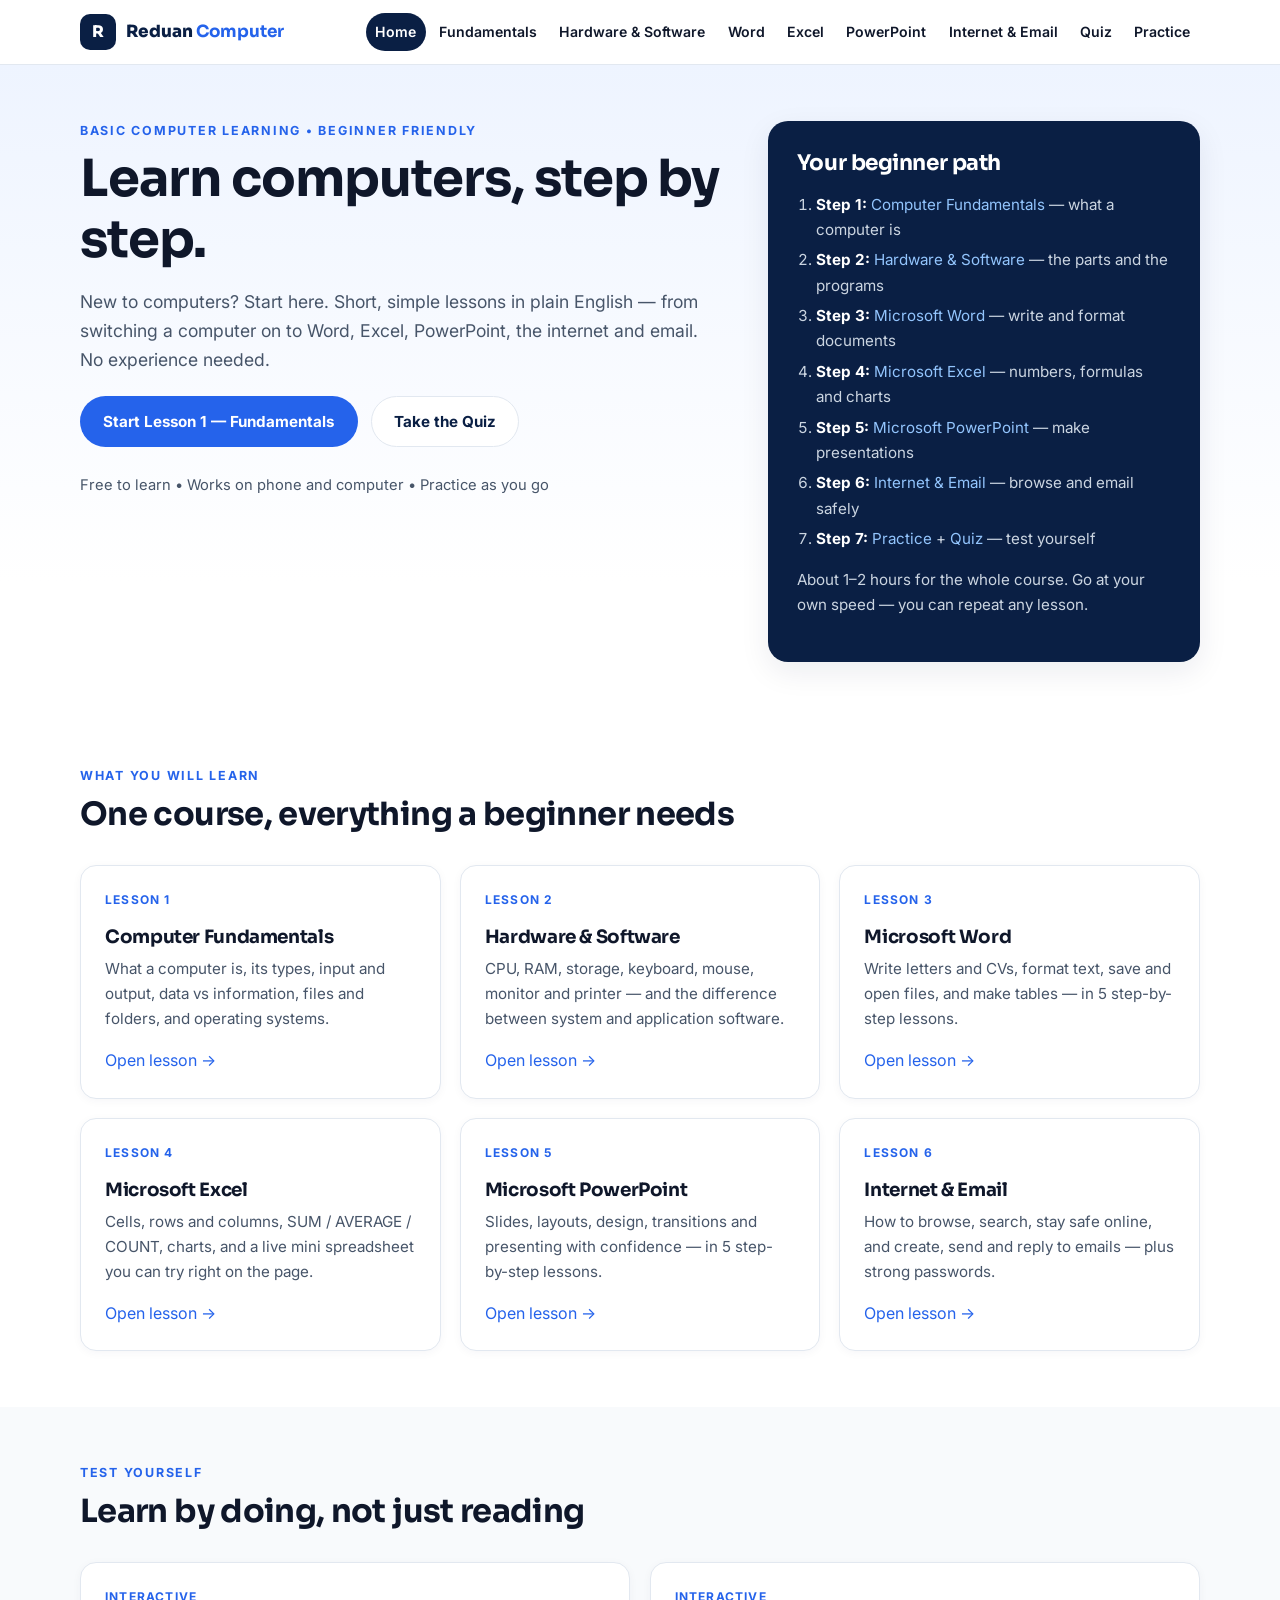
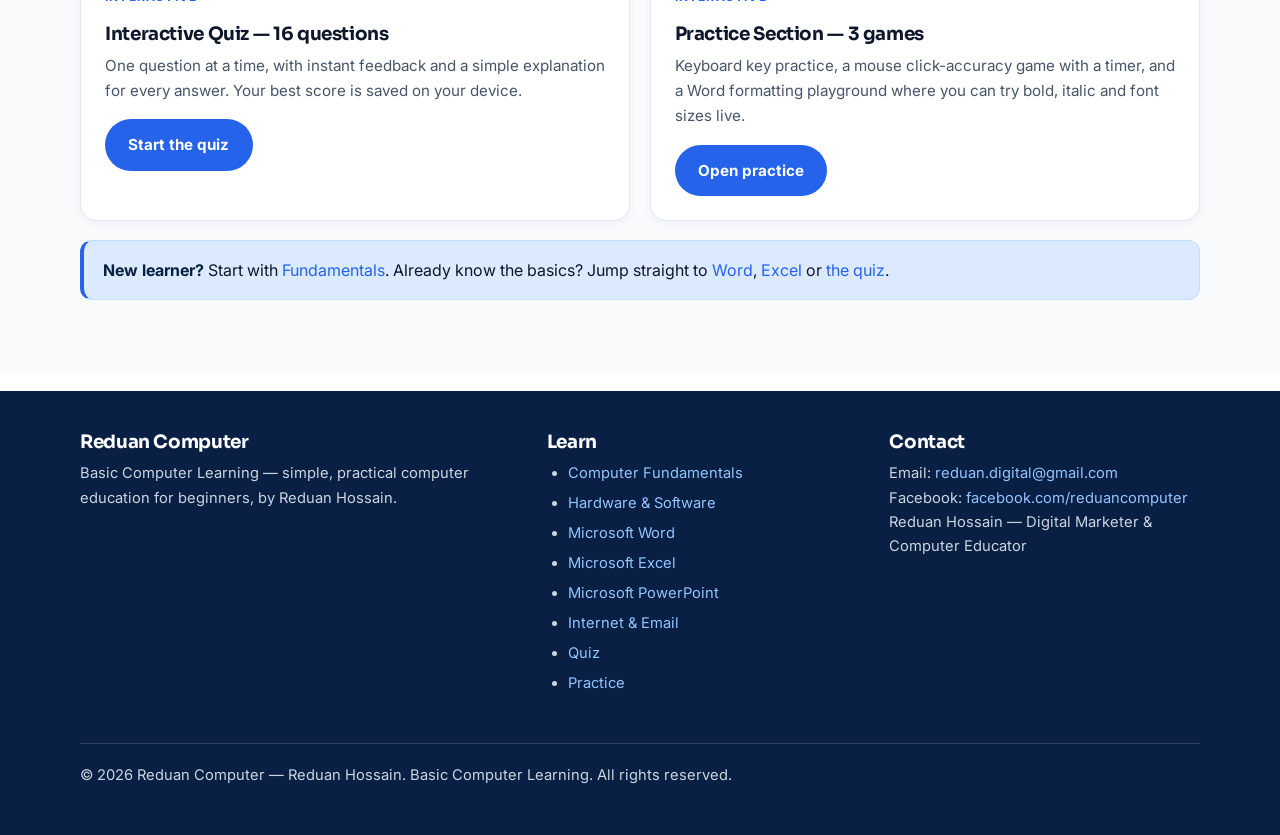
<file: index.html>
<!DOCTYPE html>
<html lang="en">
<head>
  <meta charset="UTF-8" />
  <meta name="viewport" content="width=device-width, initial-scale=1.0" />
  <title>Basic Computer Learning — Reduan Computer</title>
  <meta name="description" content="Learn computers step by step: fundamentals, hardware & software, Microsoft Word, Excel, PowerPoint, internet & email — with a quiz and practice games. Beginner friendly." />
  <link rel="preconnect" href="https://fonts.googleapis.com" />
  <link rel="preconnect" href="https://fonts.gstatic.com" crossorigin />
  <link href="https://fonts.googleapis.com/css2?family=Inter:wght@400;500;600;700;800&family=Sora:wght@600;700;800&display=swap" rel="stylesheet" />
  <link rel="stylesheet" href="style.css" />
</head>
<body>
  <header class="site-header">
    <div class="container header-inner">
      <a class="brand" href="index.html" aria-label="Reduan Computer — home"><span class="brand-mark">R</span><span class="brand-text">Reduan <strong>Computer</strong></span></a>
      <nav class="site-nav" id="siteNav" aria-label="Main navigation">
        <a href="index.html">Home</a>
        <a href="fundamentals.html">Fundamentals</a>
        <a href="hardware-software.html">Hardware &amp; Software</a>
        <a href="word.html">Word</a>
        <a href="excel.html">Excel</a>
        <a href="powerpoint.html">PowerPoint</a>
        <a href="internet-email.html">Internet &amp; Email</a>
        <a href="quiz.html">Quiz</a>
        <a href="practice.html">Practice</a>
      </nav>
      <button class="menu-btn" id="menuBtn" aria-label="Open menu" aria-expanded="false">☰</button>
    </div>
  </header>

  <main>
    <section class="hero">
      <div class="container hero-inner">
        <div class="reveal">
          <p class="eyebrow">Basic Computer Learning • Beginner Friendly</p>
          <h1>Learn computers, step by step.</h1>
          <p class="lead">New to computers? Start here. Short, simple lessons in plain English — from switching a computer on to Word, Excel, PowerPoint, the internet and email. No experience needed.</p>
          <div class="hero-actions">
            <a class="btn" href="fundamentals.html">Start Lesson 1 — Fundamentals</a>
            <a class="btn btn-secondary" href="quiz.html">Take the Quiz</a>
          </div>
          <p class="muted">Free to learn • Works on phone and computer • Practice as you go</p>
        </div>
        <div class="hero-card reveal">
          <h2>Your beginner path</h2>
          <ol>
            <li><strong>Step 1:</strong> <a href="fundamentals.html" style="color:#93c5fd">Computer Fundamentals</a> — what a computer is</li>
            <li><strong>Step 2:</strong> <a href="hardware-software.html" style="color:#93c5fd">Hardware &amp; Software</a> — the parts and the programs</li>
            <li><strong>Step 3:</strong> <a href="word.html" style="color:#93c5fd">Microsoft Word</a> — write and format documents</li>
            <li><strong>Step 4:</strong> <a href="excel.html" style="color:#93c5fd">Microsoft Excel</a> — numbers, formulas and charts</li>
            <li><strong>Step 5:</strong> <a href="powerpoint.html" style="color:#93c5fd">Microsoft PowerPoint</a> — make presentations</li>
            <li><strong>Step 6:</strong> <a href="internet-email.html" style="color:#93c5fd">Internet &amp; Email</a> — browse and email safely</li>
            <li><strong>Step 7:</strong> <a href="practice.html" style="color:#93c5fd">Practice</a> + <a href="quiz.html" style="color:#93c5fd">Quiz</a> — test yourself</li>
          </ol>
          <p>About 1–2 hours for the whole course. Go at your own speed — you can repeat any lesson.</p>
        </div>
      </div>
    </section>

    <section class="section">
      <div class="container reveal">
        <p class="eyebrow">What you will learn</p>
        <h2>One course, everything a beginner needs</h2>
        <div class="grid grid-3">
          <article class="card"><p class="tag">Lesson 1</p><h3><a href="fundamentals.html">Computer Fundamentals</a></h3><p>What a computer is, its types, input and output, data vs information, files and folders, and operating systems.</p><a href="fundamentals.html">Open lesson →</a></article>
          <article class="card"><p class="tag">Lesson 2</p><h3><a href="hardware-software.html">Hardware &amp; Software</a></h3><p>CPU, RAM, storage, keyboard, mouse, monitor and printer — and the difference between system and application software.</p><a href="hardware-software.html">Open lesson →</a></article>
          <article class="card"><p class="tag">Lesson 3</p><h3><a href="word.html">Microsoft Word</a></h3><p>Write letters and CVs, format text, save and open files, and make tables — in 5 step-by-step lessons.</p><a href="word.html">Open lesson →</a></article>
          <article class="card"><p class="tag">Lesson 4</p><h3><a href="excel.html">Microsoft Excel</a></h3><p>Cells, rows and columns, SUM / AVERAGE / COUNT, charts, and a live mini spreadsheet you can try right on the page.</p><a href="excel.html">Open lesson →</a></article>
          <article class="card"><p class="tag">Lesson 5</p><h3><a href="powerpoint.html">Microsoft PowerPoint</a></h3><p>Slides, layouts, design, transitions and presenting with confidence — in 5 step-by-step lessons.</p><a href="powerpoint.html">Open lesson →</a></article>
          <article class="card"><p class="tag">Lesson 6</p><h3><a href="internet-email.html">Internet &amp; Email</a></h3><p>How to browse, search, stay safe online, and create, send and reply to emails — plus strong passwords.</p><a href="internet-email.html">Open lesson →</a></article>
        </div>
      </div>
    </section>

    <section class="section section-alt">
      <div class="container reveal">
        <p class="eyebrow">Test yourself</p>
        <h2>Learn by doing, not just reading</h2>
        <div class="grid grid-2">
          <article class="card"><p class="tag">Interactive</p><h3><a href="quiz.html">Interactive Quiz — 16 questions</a></h3><p>One question at a time, with instant feedback and a simple explanation for every answer. Your best score is saved on your device.</p><a class="btn" href="quiz.html">Start the quiz</a></article>
          <article class="card"><p class="tag">Interactive</p><h3><a href="practice.html">Practice Section — 3 games</a></h3><p>Keyboard key practice, a mouse click-accuracy game with a timer, and a Word formatting playground where you can try bold, italic and font sizes live.</p><a class="btn" href="practice.html">Open practice</a></article>
        </div>
        <div class="callout"><strong>New learner?</strong> Start with <a href="fundamentals.html">Fundamentals</a>. Already know the basics? Jump straight to <a href="word.html">Word</a>, <a href="excel.html">Excel</a> or <a href="quiz.html">the quiz</a>.</div>
      </div>
    </section>
  </main>

  <footer class="site-footer">
    <div class="container">
      <div class="footer-inner">
        <div>
          <h3>Reduan Computer</h3>
          <p>Basic Computer Learning — simple, practical computer education for beginners, by Reduan Hossain.</p>
        </div>
        <div>
          <h3>Learn</h3>
          <ul>
            <li><a href="fundamentals.html">Computer Fundamentals</a></li>
            <li><a href="hardware-software.html">Hardware &amp; Software</a></li>
            <li><a href="word.html">Microsoft Word</a></li>
            <li><a href="excel.html">Microsoft Excel</a></li>
            <li><a href="powerpoint.html">Microsoft PowerPoint</a></li>
            <li><a href="internet-email.html">Internet &amp; Email</a></li>
            <li><a href="quiz.html">Quiz</a></li>
            <li><a href="practice.html">Practice</a></li>
          </ul>
        </div>
        <div>
          <h3>Contact</h3>
          <p>Email: <a href="mailto:reduan.digital@gmail.com">reduan.digital@gmail.com</a><br />
          Facebook: <a href="https://www.facebook.com/reduancomputer" target="_blank" rel="noopener">facebook.com/reduancomputer</a><br />
          Reduan Hossain — Digital Marketer &amp; Computer Educator</p>
        </div>
      </div>
      <div class="footer-bottom"><p>© 2026 Reduan Computer — Reduan Hossain. Basic Computer Learning. All rights reserved.</p></div>
    </div>
  </footer>
  <script src="script.js"></script>
</body>
</html>
</file>
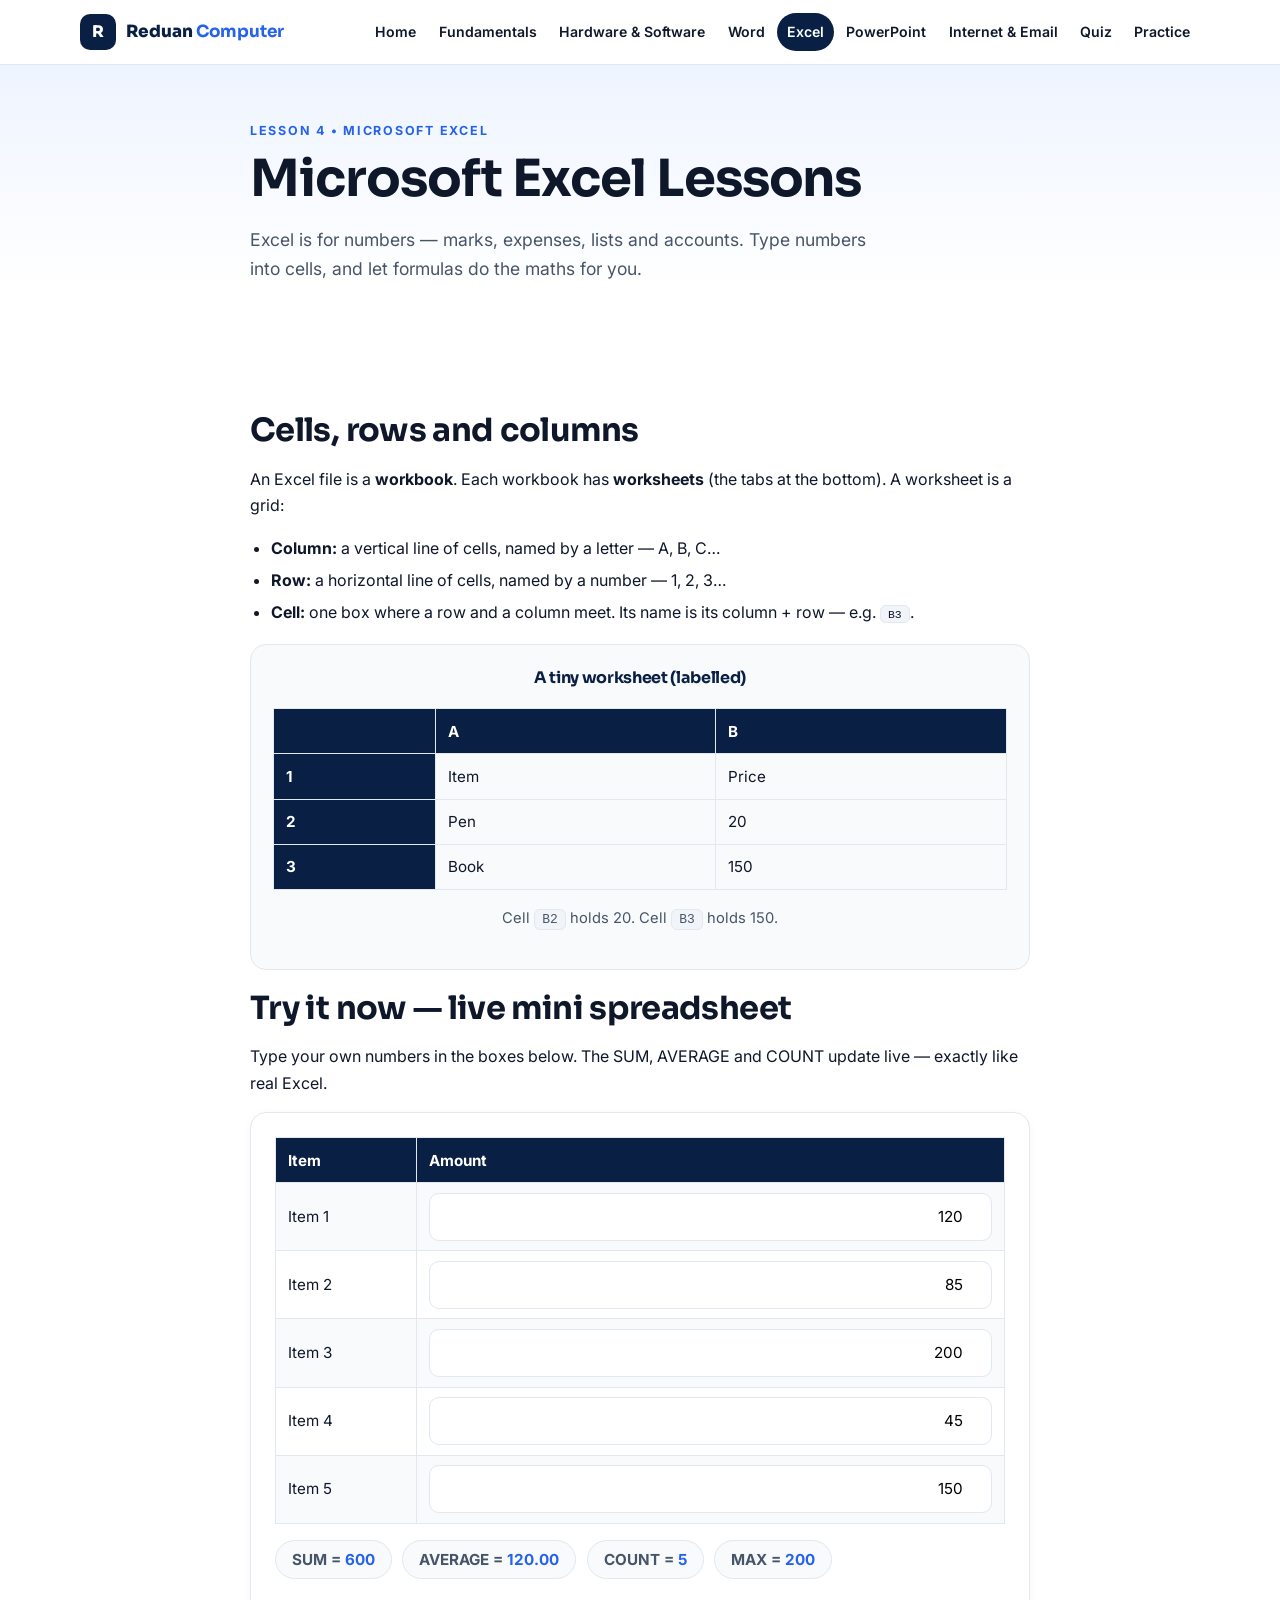
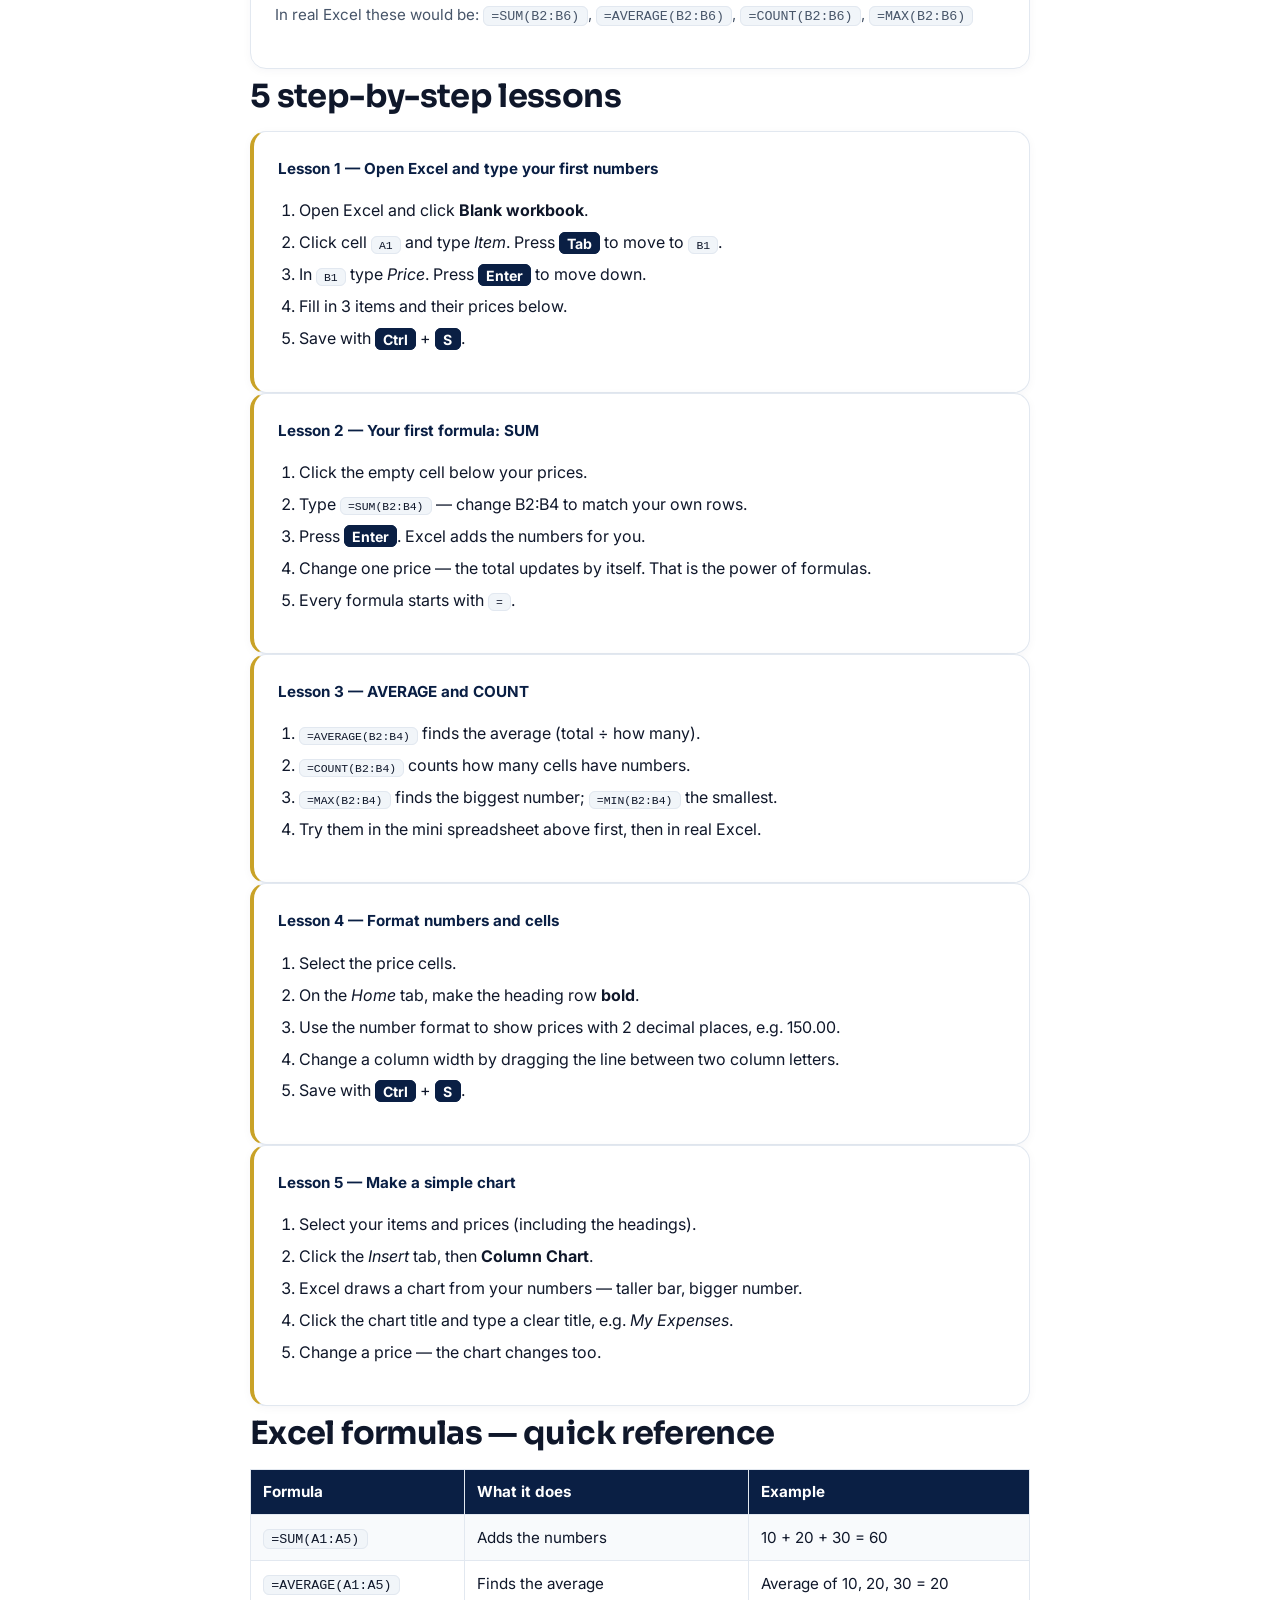
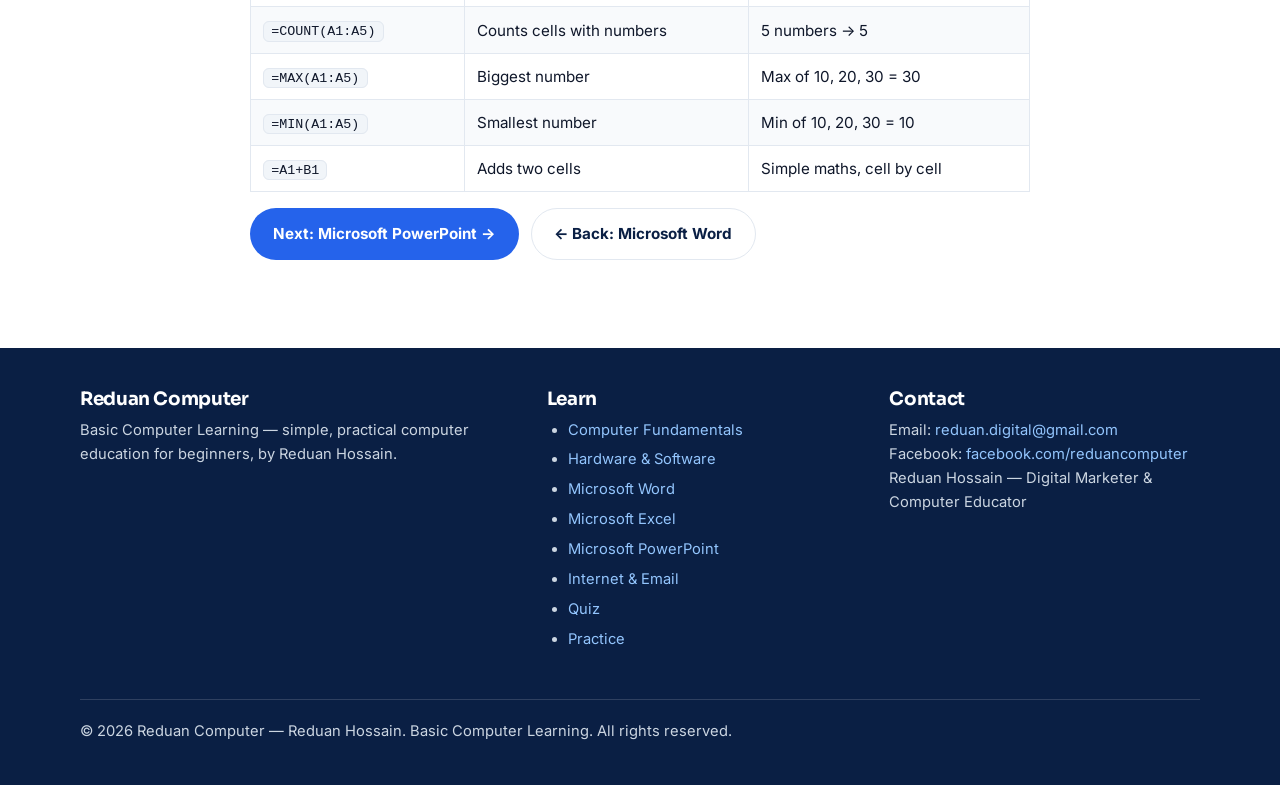
<file: excel.html>
<!DOCTYPE html>
<html lang="en">
<head>
  <meta charset="UTF-8" />
  <meta name="viewport" content="width=device-width, initial-scale=1.0" />
  <title>Microsoft Excel Lessons — Basic Computer Learning</title>
  <meta name="description" content="Learn Microsoft Excel step by step: cells, rows and columns, SUM, AVERAGE and COUNT formulas, charts — with a live mini spreadsheet demo." />
  <link rel="preconnect" href="https://fonts.googleapis.com" />
  <link rel="preconnect" href="https://fonts.gstatic.com" crossorigin />
  <link href="https://fonts.googleapis.com/css2?family=Inter:wght@400;500;600;700;800&family=Sora:wght@600;700;800&display=swap" rel="stylesheet" />
  <link rel="stylesheet" href="style.css" />
</head>
<body>
  <header class="site-header">
    <div class="container header-inner">
      <a class="brand" href="index.html" aria-label="Reduan Computer — home"><span class="brand-mark">R</span><span class="brand-text">Reduan <strong>Computer</strong></span></a>
      <nav class="site-nav" id="siteNav" aria-label="Main navigation">
        <a href="index.html">Home</a>
        <a href="fundamentals.html">Fundamentals</a>
        <a href="hardware-software.html">Hardware &amp; Software</a>
        <a href="word.html">Word</a>
        <a href="excel.html">Excel</a>
        <a href="powerpoint.html">PowerPoint</a>
        <a href="internet-email.html">Internet &amp; Email</a>
        <a href="quiz.html">Quiz</a>
        <a href="practice.html">Practice</a>
      </nav>
      <button class="menu-btn" id="menuBtn" aria-label="Open menu" aria-expanded="false">☰</button>
    </div>
  </header>
  <main>
    <section class="hero">
      <div class="container narrow reveal">
        <p class="eyebrow">Lesson 4 • Microsoft Excel</p>
        <h1>Microsoft Excel Lessons</h1>
        <p class="lead">Excel is for numbers — marks, expenses, lists and accounts. Type numbers into cells, and let formulas do the maths for you.</p>
      </div>
    </section>
    <section class="section">
      <div class="container narrow reveal">
        <h2>Cells, rows and columns</h2>
        <p>An Excel file is a <strong>workbook</strong>. Each workbook has <strong>worksheets</strong> (the tabs at the bottom). A worksheet is a grid:</p>
        <ul>
          <li><strong>Column:</strong> a vertical line of cells, named by a letter — A, B, C…</li>
          <li><strong>Row:</strong> a horizontal line of cells, named by a number — 1, 2, 3…</li>
          <li><strong>Cell:</strong> one box where a row and a column meet. Its name is its column + row — e.g. <code>B3</code>.</li>
        </ul>
        <div class="diagram">
          <h4>A tiny worksheet (labelled)</h4>
          <table>
            <tr><th></th><th>A</th><th>B</th></tr>
            <tr><th>1</th><td>Item</td><td>Price</td></tr>
            <tr><th>2</th><td>Pen</td><td>20</td></tr>
            <tr><th>3</th><td>Book</td><td>150</td></tr>
          </table>
          <p class="muted" style="text-align:center">Cell <code>B2</code> holds 20. Cell <code>B3</code> holds 150.</p>
        </div>

        <h2>Try it now — live mini spreadsheet</h2>
        <p>Type your own numbers in the boxes below. The SUM, AVERAGE and COUNT update live — exactly like real Excel.</p>
        <div class="card">
          <table id="miniSheet">
            <tr><th>Item</th><th>Amount</th></tr>
            <tr><td>Item 1</td><td><input type="number" value="120" aria-label="Item 1 amount" /></td></tr>
            <tr><td>Item 2</td><td><input type="number" value="85" aria-label="Item 2 amount" /></td></tr>
            <tr><td>Item 3</td><td><input type="number" value="200" aria-label="Item 3 amount" /></td></tr>
            <tr><td>Item 4</td><td><input type="number" value="45" aria-label="Item 4 amount" /></td></tr>
            <tr><td>Item 5</td><td><input type="number" value="150" aria-label="Item 5 amount" /></td></tr>
          </table>
          <p><span class="stat">SUM = <b id="sheetSum">0</b></span>
          <span class="stat">AVERAGE = <b id="sheetAvg">0</b></span>
          <span class="stat">COUNT = <b id="sheetCount">0</b></span>
          <span class="stat">MAX = <b id="sheetMax">—</b></span></p>
          <p class="muted">In real Excel these would be: <code>=SUM(B2:B6)</code>, <code>=AVERAGE(B2:B6)</code>, <code>=COUNT(B2:B6)</code>, <code>=MAX(B2:B6)</code></p>
        </div>

        <h2>5 step-by-step lessons</h2>
        <article class="card lesson reveal">
          <p class="step">Lesson 1 — Open Excel and type your first numbers</p>
          <ol>
            <li>Open Excel and click <strong>Blank workbook</strong>.</li>
            <li>Click cell <code>A1</code> and type <em>Item</em>. Press <kbd>Tab</kbd> to move to <code>B1</code>.</li>
            <li>In <code>B1</code> type <em>Price</em>. Press <kbd>Enter</kbd> to move down.</li>
            <li>Fill in 3 items and their prices below.</li>
            <li>Save with <kbd>Ctrl</kbd> + <kbd>S</kbd>.</li>
          </ol>
        </article>
        <article class="card lesson reveal">
          <p class="step">Lesson 2 — Your first formula: SUM</p>
          <ol>
            <li>Click the empty cell below your prices.</li>
            <li>Type <code>=SUM(B2:B4)</code> — change B2:B4 to match your own rows.</li>
            <li>Press <kbd>Enter</kbd>. Excel adds the numbers for you.</li>
            <li>Change one price — the total updates by itself. That is the power of formulas.</li>
            <li>Every formula starts with <code>=</code>.</li>
          </ol>
        </article>
        <article class="card lesson reveal">
          <p class="step">Lesson 3 — AVERAGE and COUNT</p>
          <ol>
            <li><code>=AVERAGE(B2:B4)</code> finds the average (total ÷ how many).</li>
            <li><code>=COUNT(B2:B4)</code> counts how many cells have numbers.</li>
            <li><code>=MAX(B2:B4)</code> finds the biggest number; <code>=MIN(B2:B4)</code> the smallest.</li>
            <li>Try them in the mini spreadsheet above first, then in real Excel.</li>
          </ol>
        </article>
        <article class="card lesson reveal">
          <p class="step">Lesson 4 — Format numbers and cells</p>
          <ol>
            <li>Select the price cells.</li>
            <li>On the <em>Home</em> tab, make the heading row <strong>bold</strong>.</li>
            <li>Use the number format to show prices with 2 decimal places, e.g. 150.00.</li>
            <li>Change a column width by dragging the line between two column letters.</li>
            <li>Save with <kbd>Ctrl</kbd> + <kbd>S</kbd>.</li>
          </ol>
        </article>
        <article class="card lesson reveal">
          <p class="step">Lesson 5 — Make a simple chart</p>
          <ol>
            <li>Select your items and prices (including the headings).</li>
            <li>Click the <em>Insert</em> tab, then <strong>Column Chart</strong>.</li>
            <li>Excel draws a chart from your numbers — taller bar, bigger number.</li>
            <li>Click the chart title and type a clear title, e.g. <em>My Expenses</em>.</li>
            <li>Change a price — the chart changes too.</li>
          </ol>
        </article>

        <h2>Excel formulas — quick reference</h2>
        <table>
          <tr><th>Formula</th><th>What it does</th><th>Example</th></tr>
          <tr><td><code>=SUM(A1:A5)</code></td><td>Adds the numbers</td><td>10 + 20 + 30 = 60</td></tr>
          <tr><td><code>=AVERAGE(A1:A5)</code></td><td>Finds the average</td><td>Average of 10, 20, 30 = 20</td></tr>
          <tr><td><code>=COUNT(A1:A5)</code></td><td>Counts cells with numbers</td><td>5 numbers → 5</td></tr>
          <tr><td><code>=MAX(A1:A5)</code></td><td>Biggest number</td><td>Max of 10, 20, 30 = 30</td></tr>
          <tr><td><code>=MIN(A1:A5)</code></td><td>Smallest number</td><td>Min of 10, 20, 30 = 10</td></tr>
          <tr><td><code>=A1+B1</code></td><td>Adds two cells</td><td>Simple maths, cell by cell</td></tr>
        </table>
        <p><a class="btn" href="powerpoint.html">Next: Microsoft PowerPoint →</a> &nbsp; <a class="btn btn-secondary" href="word.html">← Back: Microsoft Word</a></p>
      </div>
    </section>
  </main>
  <footer class="site-footer">
    <div class="container">
      <div class="footer-inner">
        <div><h3>Reduan Computer</h3><p>Basic Computer Learning — simple, practical computer education for beginners, by Reduan Hossain.</p></div>
        <div><h3>Learn</h3><ul><li><a href="fundamentals.html">Computer Fundamentals</a></li><li><a href="hardware-software.html">Hardware &amp; Software</a></li><li><a href="word.html">Microsoft Word</a></li><li><a href="excel.html">Microsoft Excel</a></li><li><a href="powerpoint.html">Microsoft PowerPoint</a></li><li><a href="internet-email.html">Internet &amp; Email</a></li><li><a href="quiz.html">Quiz</a></li><li><a href="practice.html">Practice</a></li></ul></div>
        <div><h3>Contact</h3><p>Email: <a href="mailto:reduan.digital@gmail.com">reduan.digital@gmail.com</a><br />Facebook: <a href="https://www.facebook.com/reduancomputer" target="_blank" rel="noopener">facebook.com/reduancomputer</a><br />Reduan Hossain — Digital Marketer &amp; Computer Educator</p></div>
      </div>
      <div class="footer-bottom"><p>© 2026 Reduan Computer — Reduan Hossain. Basic Computer Learning. All rights reserved.</p></div>
    </div>
  </footer>
  <script src="script.js"></script>
</body>
</html>
</file>
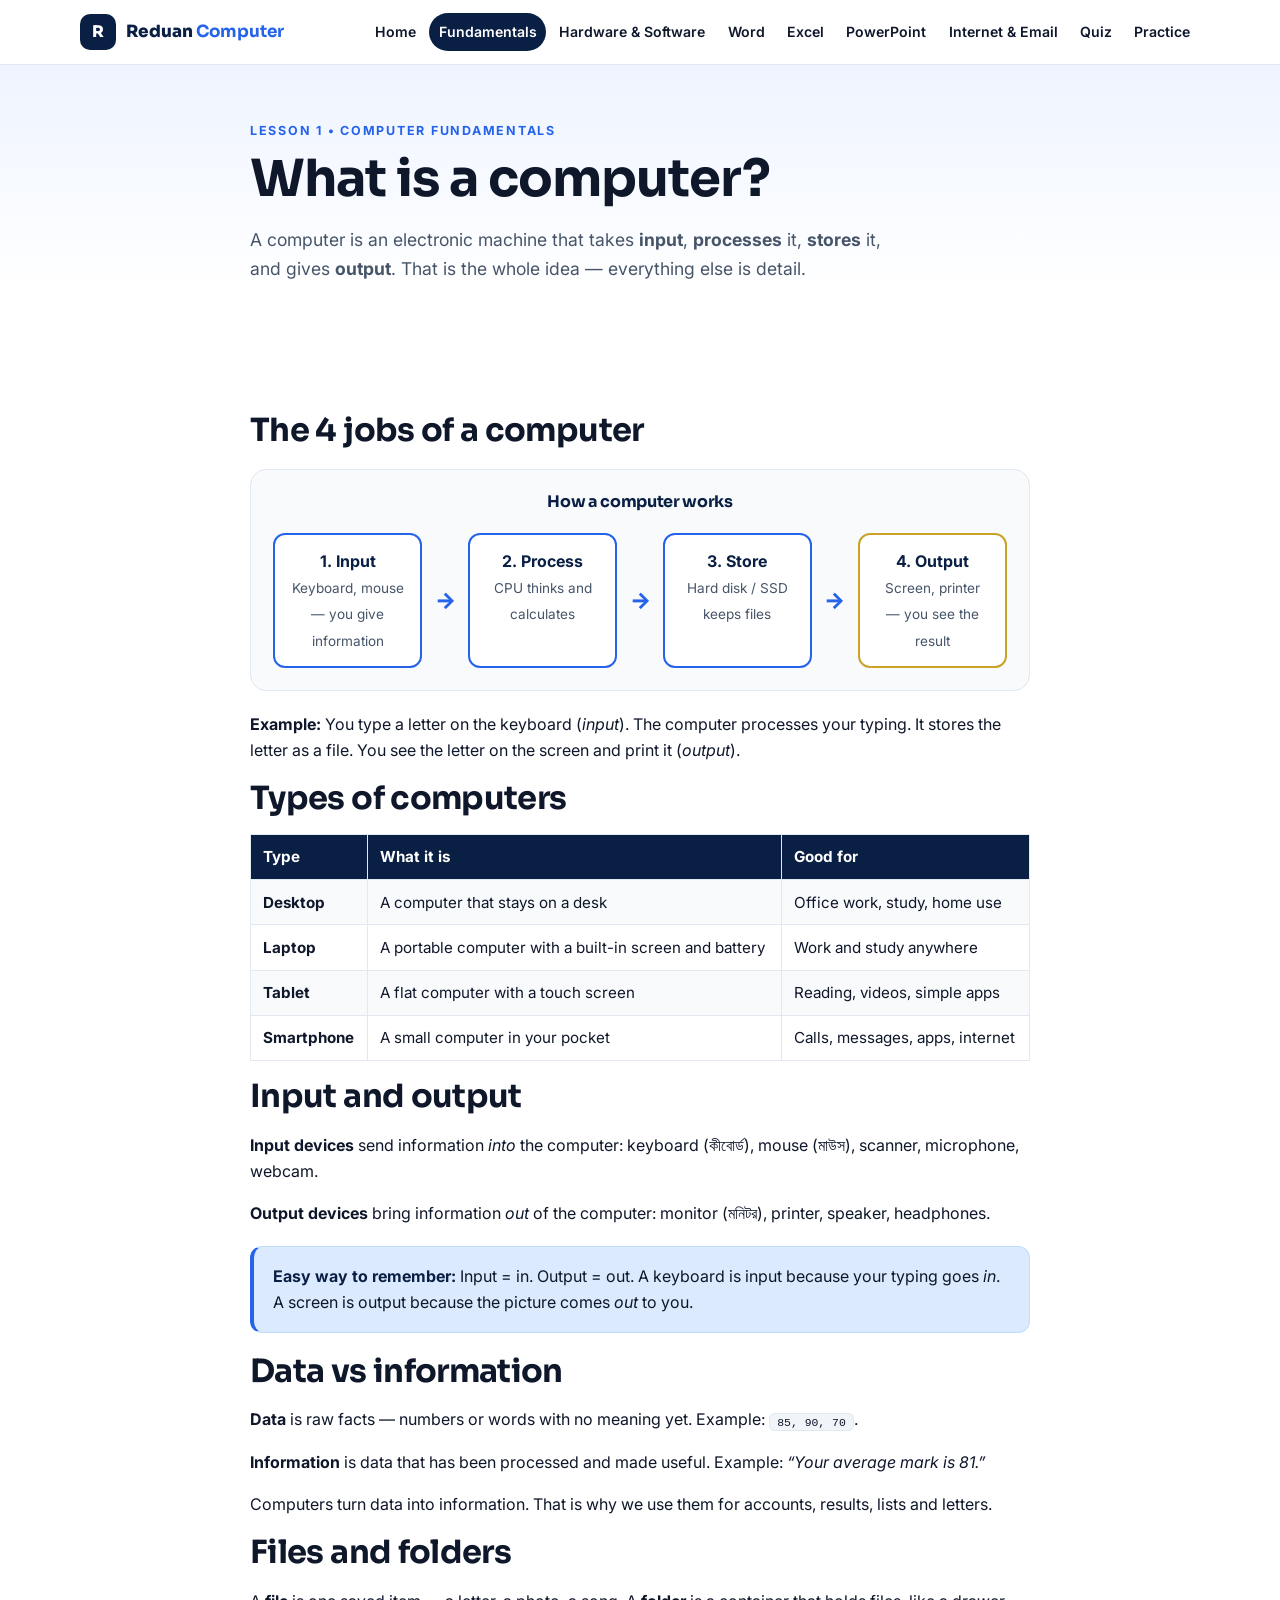
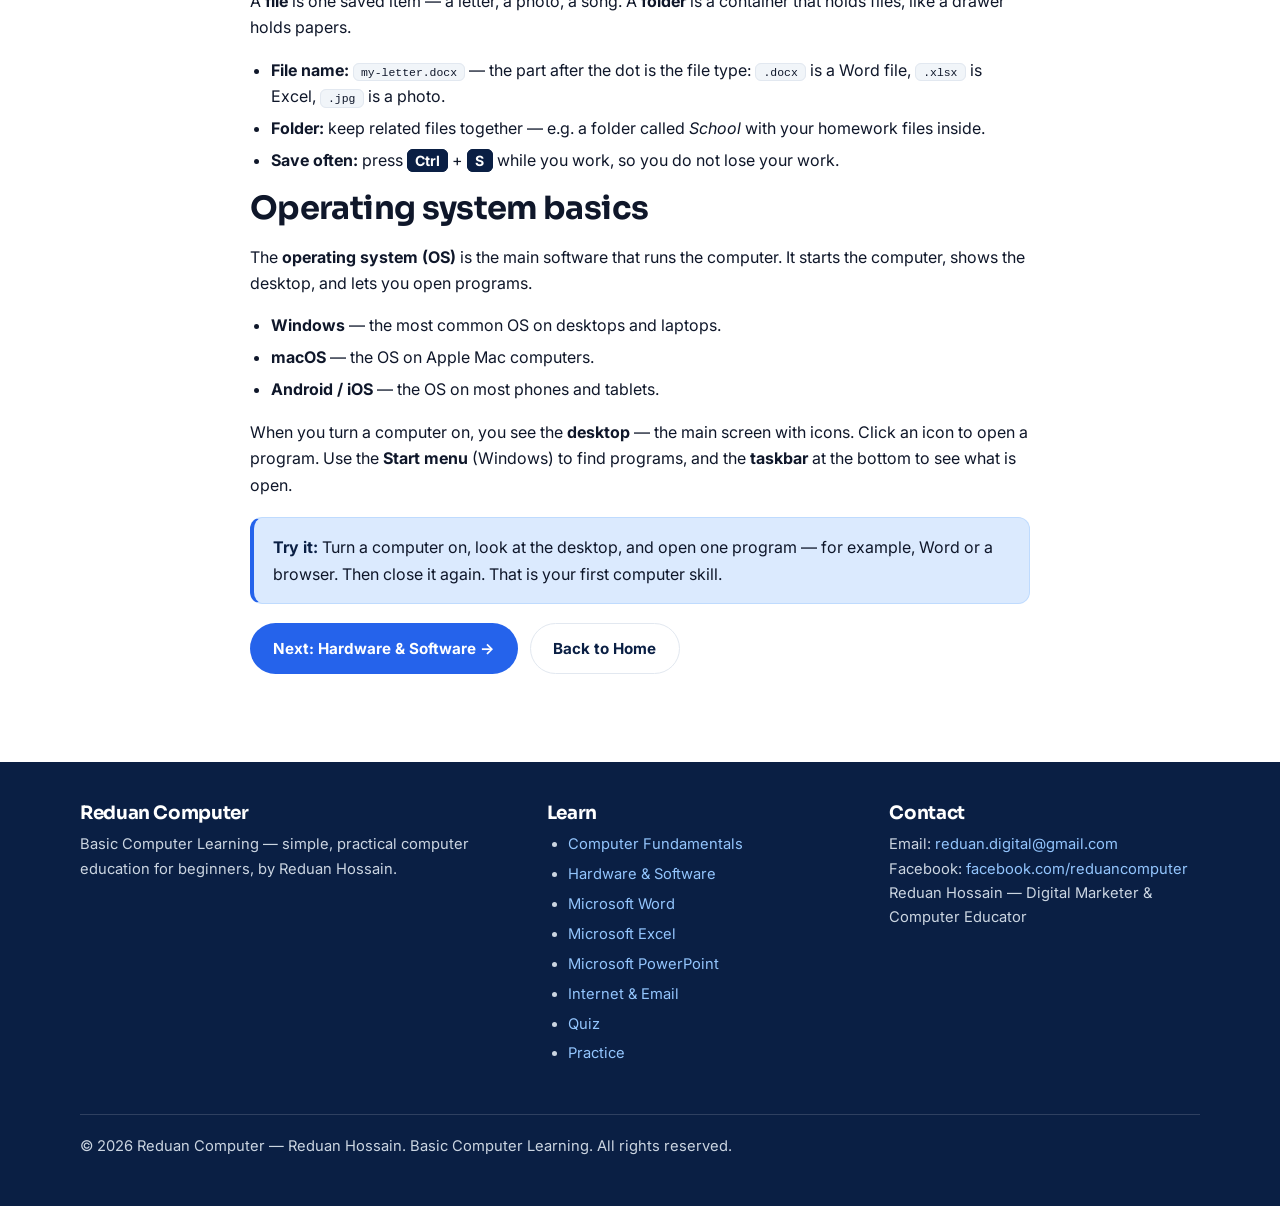
<file: fundamentals.html>
<!DOCTYPE html>
<html lang="en">
<head>
  <meta charset="UTF-8" />
  <meta name="viewport" content="width=device-width, initial-scale=1.0" />
  <title>Computer Fundamentals — Basic Computer Learning</title>
  <meta name="description" content="What is a computer? Types of computers, input and output, data vs information, files and folders, and operating system basics — in simple English." />
  <link rel="preconnect" href="https://fonts.googleapis.com" />
  <link rel="preconnect" href="https://fonts.gstatic.com" crossorigin />
  <link href="https://fonts.googleapis.com/css2?family=Inter:wght@400;500;600;700;800&family=Sora:wght@600;700;800&display=swap" rel="stylesheet" />
  <link rel="stylesheet" href="style.css" />
</head>
<body>
  <header class="site-header">
    <div class="container header-inner">
      <a class="brand" href="index.html" aria-label="Reduan Computer — home"><span class="brand-mark">R</span><span class="brand-text">Reduan <strong>Computer</strong></span></a>
      <nav class="site-nav" id="siteNav" aria-label="Main navigation">
        <a href="index.html">Home</a>
        <a href="fundamentals.html">Fundamentals</a>
        <a href="hardware-software.html">Hardware &amp; Software</a>
        <a href="word.html">Word</a>
        <a href="excel.html">Excel</a>
        <a href="powerpoint.html">PowerPoint</a>
        <a href="internet-email.html">Internet &amp; Email</a>
        <a href="quiz.html">Quiz</a>
        <a href="practice.html">Practice</a>
      </nav>
      <button class="menu-btn" id="menuBtn" aria-label="Open menu" aria-expanded="false">☰</button>
    </div>
  </header>
  <main>
    <section class="hero">
      <div class="container narrow reveal">
        <p class="eyebrow">Lesson 1 • Computer Fundamentals</p>
        <h1>What is a computer?</h1>
        <p class="lead">A computer is an electronic machine that takes <strong>input</strong>, <strong>processes</strong> it, <strong>stores</strong> it, and gives <strong>output</strong>. That is the whole idea — everything else is detail.</p>
      </div>
    </section>
    <section class="section">
      <div class="container narrow reveal">
        <h2>The 4 jobs of a computer</h2>
        <div class="diagram">
          <h4>How a computer works</h4>
          <div class="row">
            <div class="box"><b>1. Input</b><span>Keyboard, mouse — you give information</span></div>
            <div class="arrow">→</div>
            <div class="box"><b>2. Process</b><span>CPU thinks and calculates</span></div>
            <div class="arrow">→</div>
            <div class="box"><b>3. Store</b><span>Hard disk / SSD keeps files</span></div>
            <div class="arrow">→</div>
            <div class="box gold"><b>4. Output</b><span>Screen, printer — you see the result</span></div>
          </div>
        </div>
        <p><strong>Example:</strong> You type a letter on the keyboard (<em>input</em>). The computer processes your typing. It stores the letter as a file. You see the letter on the screen and print it (<em>output</em>).</p>

        <h2>Types of computers</h2>
        <table>
          <tr><th>Type</th><th>What it is</th><th>Good for</th></tr>
          <tr><td><strong>Desktop</strong></td><td>A computer that stays on a desk</td><td>Office work, study, home use</td></tr>
          <tr><td><strong>Laptop</strong></td><td>A portable computer with a built-in screen and battery</td><td>Work and study anywhere</td></tr>
          <tr><td><strong>Tablet</strong></td><td>A flat computer with a touch screen</td><td>Reading, videos, simple apps</td></tr>
          <tr><td><strong>Smartphone</strong></td><td>A small computer in your pocket</td><td>Calls, messages, apps, internet</td></tr>
        </table>

        <h2>Input and output</h2>
        <p><strong>Input devices</strong> send information <em>into</em> the computer: keyboard (কীবোর্ড), mouse (মাউস), scanner, microphone, webcam.</p>
        <p><strong>Output devices</strong> bring information <em>out</em> of the computer: monitor (মনিটর), printer, speaker, headphones.</p>
        <div class="callout"><strong>Easy way to remember:</strong> Input = in. Output = out. A keyboard is input because your typing goes <em>in</em>. A screen is output because the picture comes <em>out</em> to you.</div>

        <h2>Data vs information</h2>
        <p><strong>Data</strong> is raw facts — numbers or words with no meaning yet. Example: <code>85, 90, 70</code>.</p>
        <p><strong>Information</strong> is data that has been processed and made useful. Example: <em>“Your average mark is 81.”</em></p>
        <p>Computers turn data into information. That is why we use them for accounts, results, lists and letters.</p>

        <h2>Files and folders</h2>
        <p>A <strong>file</strong> is one saved item — a letter, a photo, a song. A <strong>folder</strong> is a container that holds files, like a drawer holds papers.</p>
        <ul>
          <li><strong>File name:</strong> <code>my-letter.docx</code> — the part after the dot is the file type: <code>.docx</code> is a Word file, <code>.xlsx</code> is Excel, <code>.jpg</code> is a photo.</li>
          <li><strong>Folder:</strong> keep related files together — e.g. a folder called <em>School</em> with your homework files inside.</li>
          <li><strong>Save often:</strong> press <kbd>Ctrl</kbd> + <kbd>S</kbd> while you work, so you do not lose your work.</li>
        </ul>

        <h2>Operating system basics</h2>
        <p>The <strong>operating system (OS)</strong> is the main software that runs the computer. It starts the computer, shows the desktop, and lets you open programs.</p>
        <ul>
          <li><strong>Windows</strong> — the most common OS on desktops and laptops.</li>
          <li><strong>macOS</strong> — the OS on Apple Mac computers.</li>
          <li><strong>Android / iOS</strong> — the OS on most phones and tablets.</li>
        </ul>
        <p>When you turn a computer on, you see the <strong>desktop</strong> — the main screen with icons. Click an icon to open a program. Use the <strong>Start menu</strong> (Windows) to find programs, and the <strong>taskbar</strong> at the bottom to see what is open.</p>
        <div class="callout"><strong>Try it:</strong> Turn a computer on, look at the desktop, and open one program — for example, Word or a browser. Then close it again. That is your first computer skill.</div>
        <p><a class="btn" href="hardware-software.html">Next: Hardware &amp; Software →</a> &nbsp; <a class="btn btn-secondary" href="index.html">Back to Home</a></p>
      </div>
    </section>
  </main>
  <footer class="site-footer">
    <div class="container">
      <div class="footer-inner">
        <div><h3>Reduan Computer</h3><p>Basic Computer Learning — simple, practical computer education for beginners, by Reduan Hossain.</p></div>
        <div><h3>Learn</h3><ul><li><a href="fundamentals.html">Computer Fundamentals</a></li><li><a href="hardware-software.html">Hardware &amp; Software</a></li><li><a href="word.html">Microsoft Word</a></li><li><a href="excel.html">Microsoft Excel</a></li><li><a href="powerpoint.html">Microsoft PowerPoint</a></li><li><a href="internet-email.html">Internet &amp; Email</a></li><li><a href="quiz.html">Quiz</a></li><li><a href="practice.html">Practice</a></li></ul></div>
        <div><h3>Contact</h3><p>Email: <a href="mailto:reduan.digital@gmail.com">reduan.digital@gmail.com</a><br />Facebook: <a href="https://www.facebook.com/reduancomputer" target="_blank" rel="noopener">facebook.com/reduancomputer</a><br />Reduan Hossain — Digital Marketer &amp; Computer Educator</p></div>
      </div>
      <div class="footer-bottom"><p>© 2026 Reduan Computer — Reduan Hossain. Basic Computer Learning. All rights reserved.</p></div>
    </div>
  </footer>
  <script src="script.js"></script>
</body>
</html>
</file>
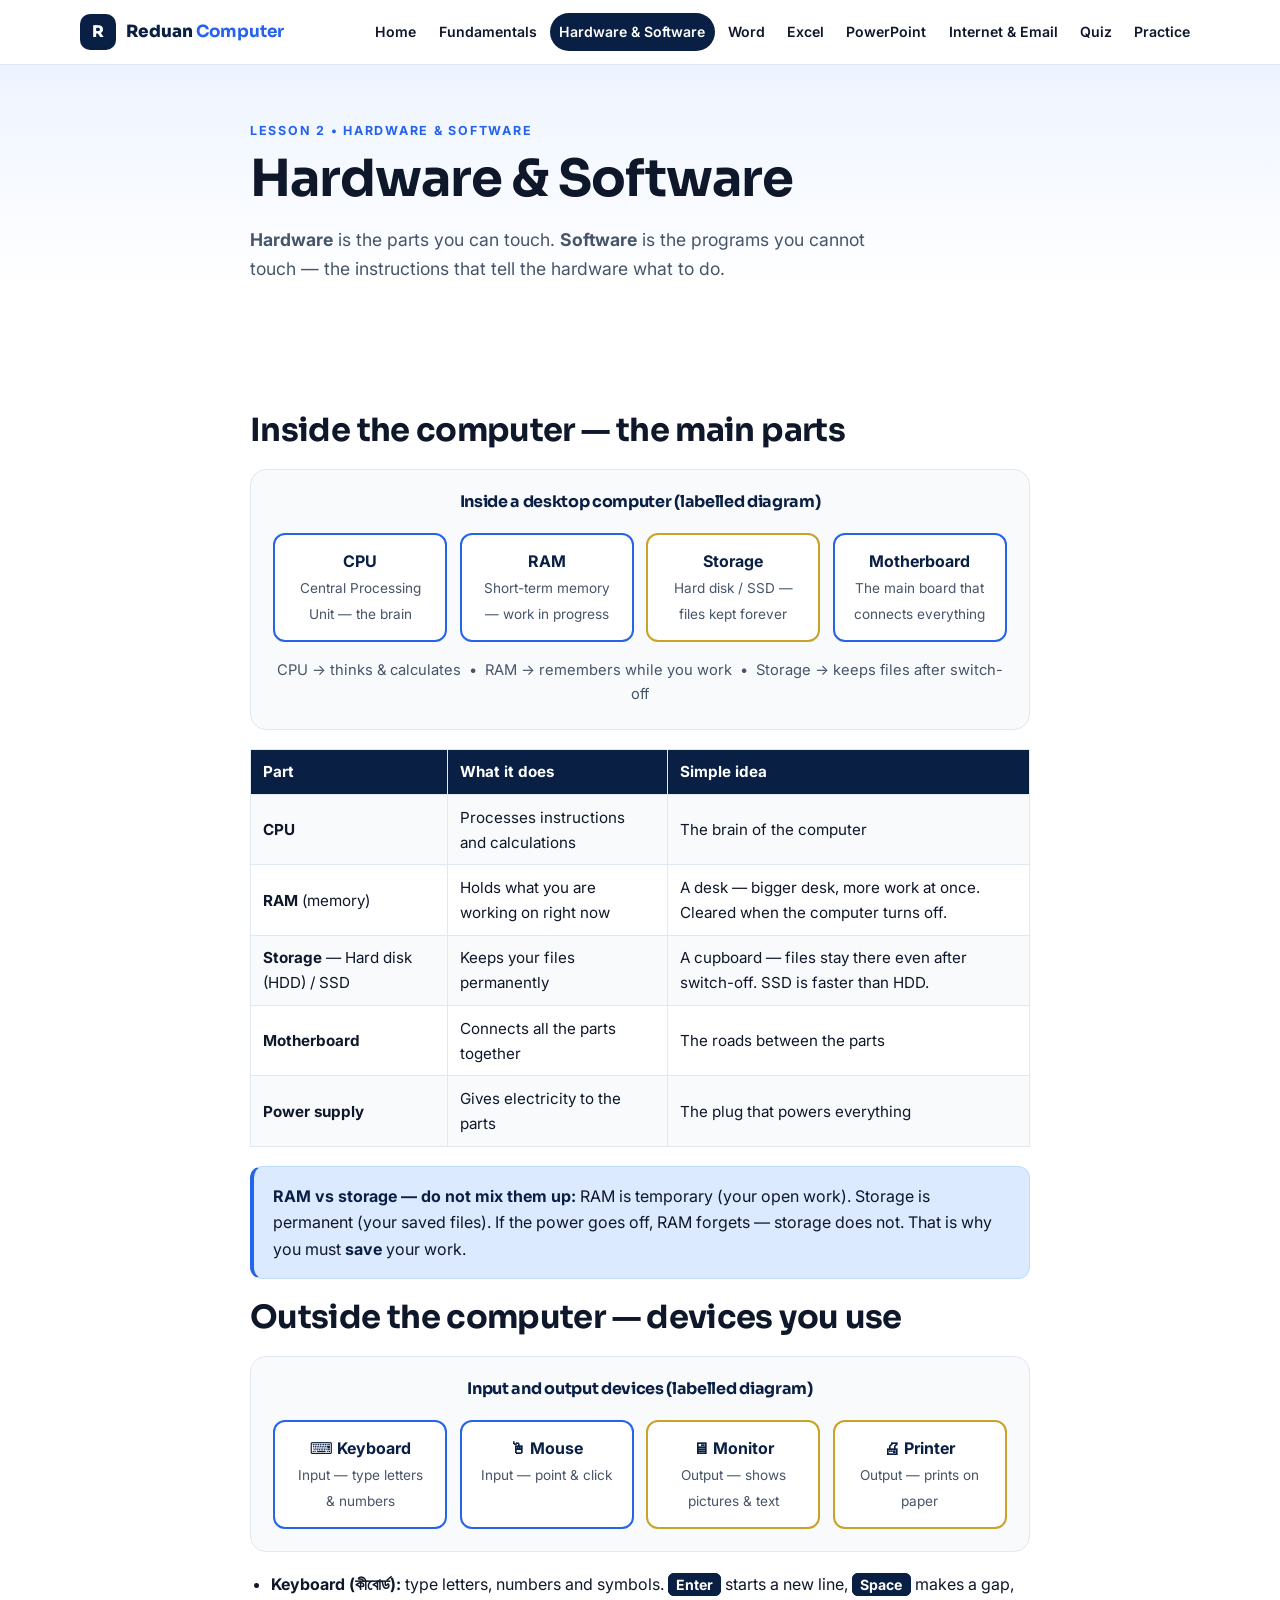
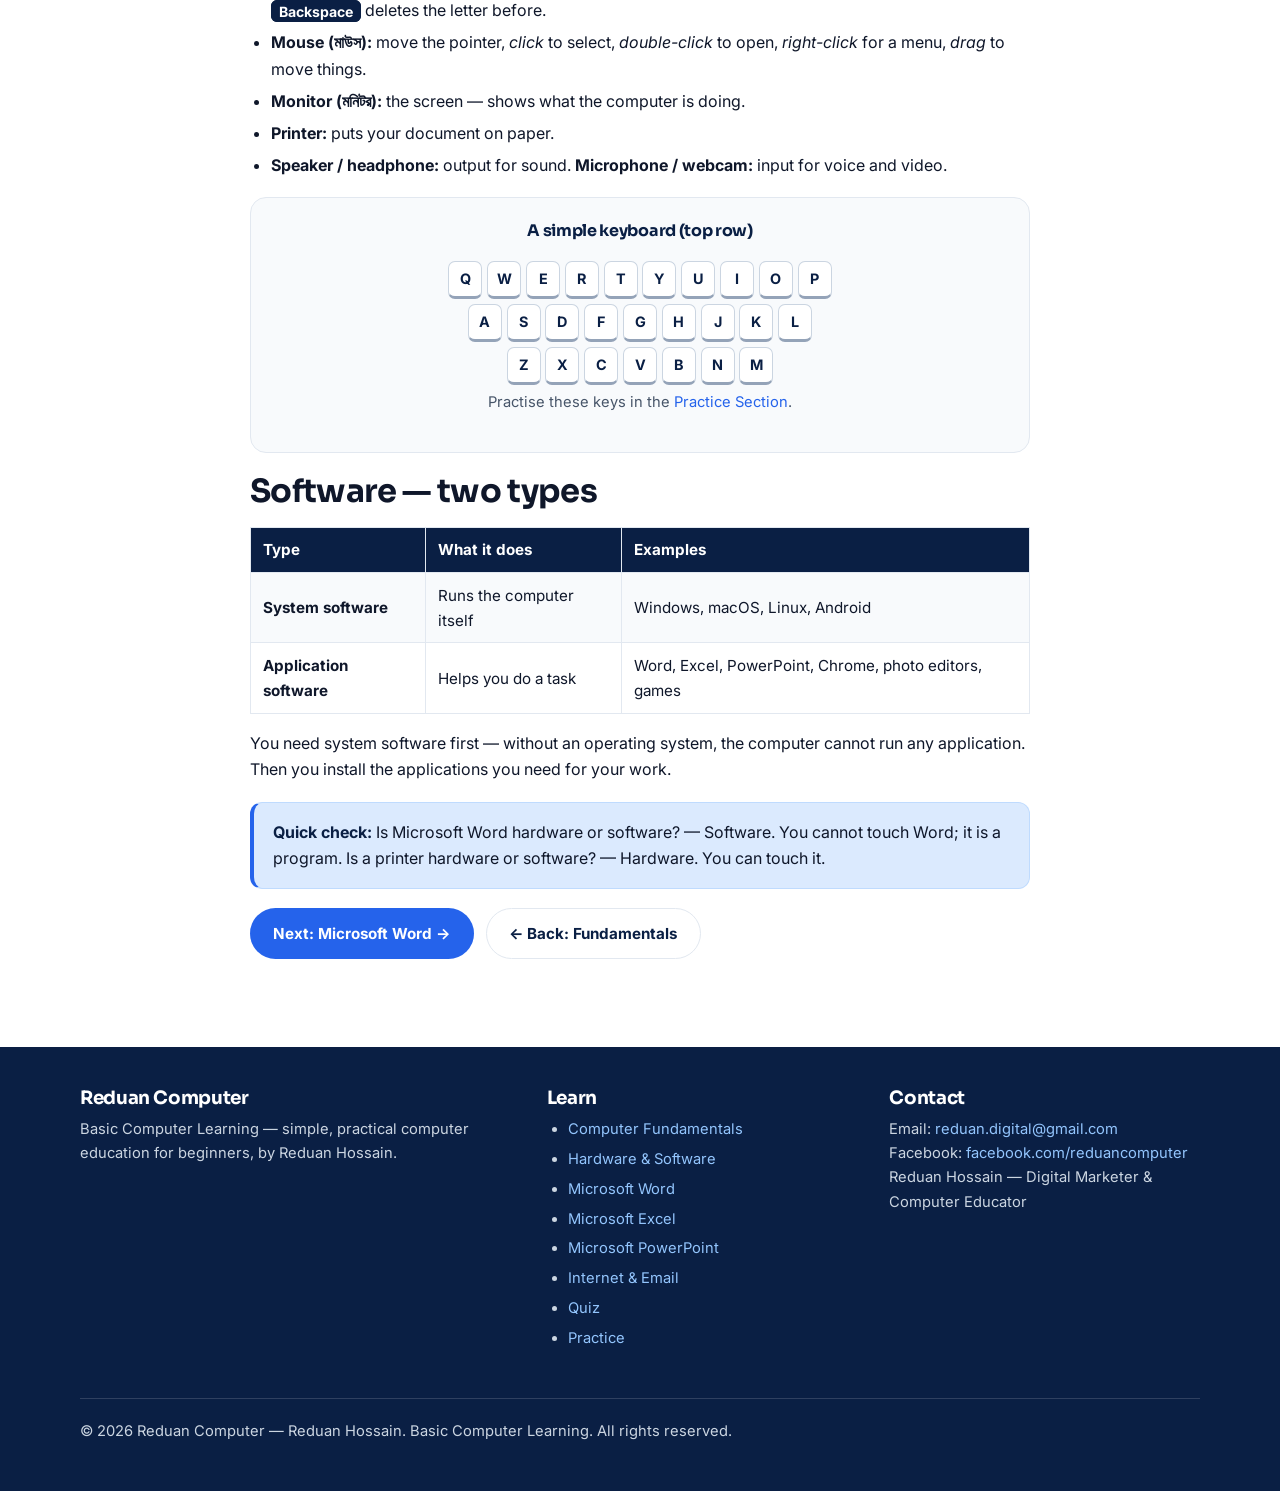
<file: hardware-software.html>
<!DOCTYPE html>
<html lang="en">
<head>
  <meta charset="UTF-8" />
  <meta name="viewport" content="width=device-width, initial-scale=1.0" />
  <title>Hardware &amp; Software — Basic Computer Learning</title>
  <meta name="description" content="CPU, RAM, storage, keyboard, mouse, monitor and printer, plus system software vs application software — explained simply, with labelled diagrams." />
  <link rel="preconnect" href="https://fonts.googleapis.com" />
  <link rel="preconnect" href="https://fonts.gstatic.com" crossorigin />
  <link href="https://fonts.googleapis.com/css2?family=Inter:wght@400;500;600;700;800&family=Sora:wght@600;700;800&display=swap" rel="stylesheet" />
  <link rel="stylesheet" href="style.css" />
</head>
<body>
  <header class="site-header">
    <div class="container header-inner">
      <a class="brand" href="index.html" aria-label="Reduan Computer — home"><span class="brand-mark">R</span><span class="brand-text">Reduan <strong>Computer</strong></span></a>
      <nav class="site-nav" id="siteNav" aria-label="Main navigation">
        <a href="index.html">Home</a>
        <a href="fundamentals.html">Fundamentals</a>
        <a href="hardware-software.html">Hardware &amp; Software</a>
        <a href="word.html">Word</a>
        <a href="excel.html">Excel</a>
        <a href="powerpoint.html">PowerPoint</a>
        <a href="internet-email.html">Internet &amp; Email</a>
        <a href="quiz.html">Quiz</a>
        <a href="practice.html">Practice</a>
      </nav>
      <button class="menu-btn" id="menuBtn" aria-label="Open menu" aria-expanded="false">☰</button>
    </div>
  </header>
  <main>
    <section class="hero">
      <div class="container narrow reveal">
        <p class="eyebrow">Lesson 2 • Hardware &amp; Software</p>
        <h1>Hardware &amp; Software</h1>
        <p class="lead"><strong>Hardware</strong> is the parts you can touch. <strong>Software</strong> is the programs you cannot touch — the instructions that tell the hardware what to do.</p>
      </div>
    </section>
    <section class="section">
      <div class="container narrow reveal">
        <h2>Inside the computer — the main parts</h2>
        <div class="diagram">
          <h4>Inside a desktop computer (labelled diagram)</h4>
          <div class="row">
            <div class="box"><b>CPU</b><span>Central Processing Unit — the brain</span></div>
            <div class="box"><b>RAM</b><span>Short-term memory — work in progress</span></div>
            <div class="box gold"><b>Storage</b><span>Hard disk / SSD — files kept forever</span></div>
            <div class="box"><b>Motherboard</b><span>The main board that connects everything</span></div>
          </div>
          <p class="muted" style="text-align:center;margin:1rem 0 0">CPU → thinks &amp; calculates &nbsp;•&nbsp; RAM → remembers while you work &nbsp;•&nbsp; Storage → keeps files after switch-off</p>
        </div>
        <table>
          <tr><th>Part</th><th>What it does</th><th>Simple idea</th></tr>
          <tr><td><strong>CPU</strong></td><td>Processes instructions and calculations</td><td>The brain of the computer</td></tr>
          <tr><td><strong>RAM</strong> (memory)</td><td>Holds what you are working on right now</td><td>A desk — bigger desk, more work at once. Cleared when the computer turns off.</td></tr>
          <tr><td><strong>Storage</strong> — Hard disk (HDD) / SSD</td><td>Keeps your files permanently</td><td>A cupboard — files stay there even after switch-off. SSD is faster than HDD.</td></tr>
          <tr><td><strong>Motherboard</strong></td><td>Connects all the parts together</td><td>The roads between the parts</td></tr>
          <tr><td><strong>Power supply</strong></td><td>Gives electricity to the parts</td><td>The plug that powers everything</td></tr>
        </table>
        <div class="callout"><strong>RAM vs storage — do not mix them up:</strong> RAM is temporary (your open work). Storage is permanent (your saved files). If the power goes off, RAM forgets — storage does not. That is why you must <strong>save</strong> your work.</div>

        <h2>Outside the computer — devices you use</h2>
        <div class="diagram">
          <h4>Input and output devices (labelled diagram)</h4>
          <div class="row">
            <div class="box"><b>⌨ Keyboard</b><span>Input — type letters &amp; numbers</span></div>
            <div class="box"><b>🖱 Mouse</b><span>Input — point &amp; click</span></div>
            <div class="box gold"><b>🖥 Monitor</b><span>Output — shows pictures &amp; text</span></div>
            <div class="box gold"><b>🖨 Printer</b><span>Output — prints on paper</span></div>
          </div>
        </div>
        <ul>
          <li><strong>Keyboard (কীবোর্ড):</strong> type letters, numbers and symbols. <kbd>Enter</kbd> starts a new line, <kbd>Space</kbd> makes a gap, <kbd>Backspace</kbd> deletes the letter before.</li>
          <li><strong>Mouse (মাউস):</strong> move the pointer, <em>click</em> to select, <em>double-click</em> to open, <em>right-click</em> for a menu, <em>drag</em> to move things.</li>
          <li><strong>Monitor (মনিটর):</strong> the screen — shows what the computer is doing.</li>
          <li><strong>Printer:</strong> puts your document on paper.</li>
          <li><strong>Speaker / headphone:</strong> output for sound. <strong>Microphone / webcam:</strong> input for voice and video.</li>
        </ul>
        <div class="diagram">
          <h4>A simple keyboard (top row)</h4>
          <div class="keyboard-row"><span class="key">Q</span><span class="key">W</span><span class="key">E</span><span class="key">R</span><span class="key">T</span><span class="key">Y</span><span class="key">U</span><span class="key">I</span><span class="key">O</span><span class="key">P</span></div>
          <div class="keyboard-row"><span class="key">A</span><span class="key">S</span><span class="key">D</span><span class="key">F</span><span class="key">G</span><span class="key">H</span><span class="key">J</span><span class="key">K</span><span class="key">L</span></div>
          <div class="keyboard-row"><span class="key">Z</span><span class="key">X</span><span class="key">C</span><span class="key">V</span><span class="key">B</span><span class="key">N</span><span class="key">M</span></div>
          <p class="muted" style="text-align:center">Practise these keys in the <a href="practice.html">Practice Section</a>.</p>
        </div>

        <h2>Software — two types</h2>
        <table>
          <tr><th>Type</th><th>What it does</th><th>Examples</th></tr>
          <tr><td><strong>System software</strong></td><td>Runs the computer itself</td><td>Windows, macOS, Linux, Android</td></tr>
          <tr><td><strong>Application software</strong></td><td>Helps you do a task</td><td>Word, Excel, PowerPoint, Chrome, photo editors, games</td></tr>
        </table>
        <p>You need system software first — without an operating system, the computer cannot run any application. Then you install the applications you need for your work.</p>
        <div class="callout"><strong>Quick check:</strong> Is Microsoft Word hardware or software? — Software. You cannot touch Word; it is a program. Is a printer hardware or software? — Hardware. You can touch it.</div>
        <p><a class="btn" href="word.html">Next: Microsoft Word →</a> &nbsp; <a class="btn btn-secondary" href="fundamentals.html">← Back: Fundamentals</a></p>
      </div>
    </section>
  </main>
  <footer class="site-footer">
    <div class="container">
      <div class="footer-inner">
        <div><h3>Reduan Computer</h3><p>Basic Computer Learning — simple, practical computer education for beginners, by Reduan Hossain.</p></div>
        <div><h3>Learn</h3><ul><li><a href="fundamentals.html">Computer Fundamentals</a></li><li><a href="hardware-software.html">Hardware &amp; Software</a></li><li><a href="word.html">Microsoft Word</a></li><li><a href="excel.html">Microsoft Excel</a></li><li><a href="powerpoint.html">Microsoft PowerPoint</a></li><li><a href="internet-email.html">Internet &amp; Email</a></li><li><a href="quiz.html">Quiz</a></li><li><a href="practice.html">Practice</a></li></ul></div>
        <div><h3>Contact</h3><p>Email: <a href="mailto:reduan.digital@gmail.com">reduan.digital@gmail.com</a><br />Facebook: <a href="https://www.facebook.com/reduancomputer" target="_blank" rel="noopener">facebook.com/reduancomputer</a><br />Reduan Hossain — Digital Marketer &amp; Computer Educator</p></div>
      </div>
      <div class="footer-bottom"><p>© 2026 Reduan Computer — Reduan Hossain. Basic Computer Learning. All rights reserved.</p></div>
    </div>
  </footer>
  <script src="script.js"></script>
</body>
</html>
</file>
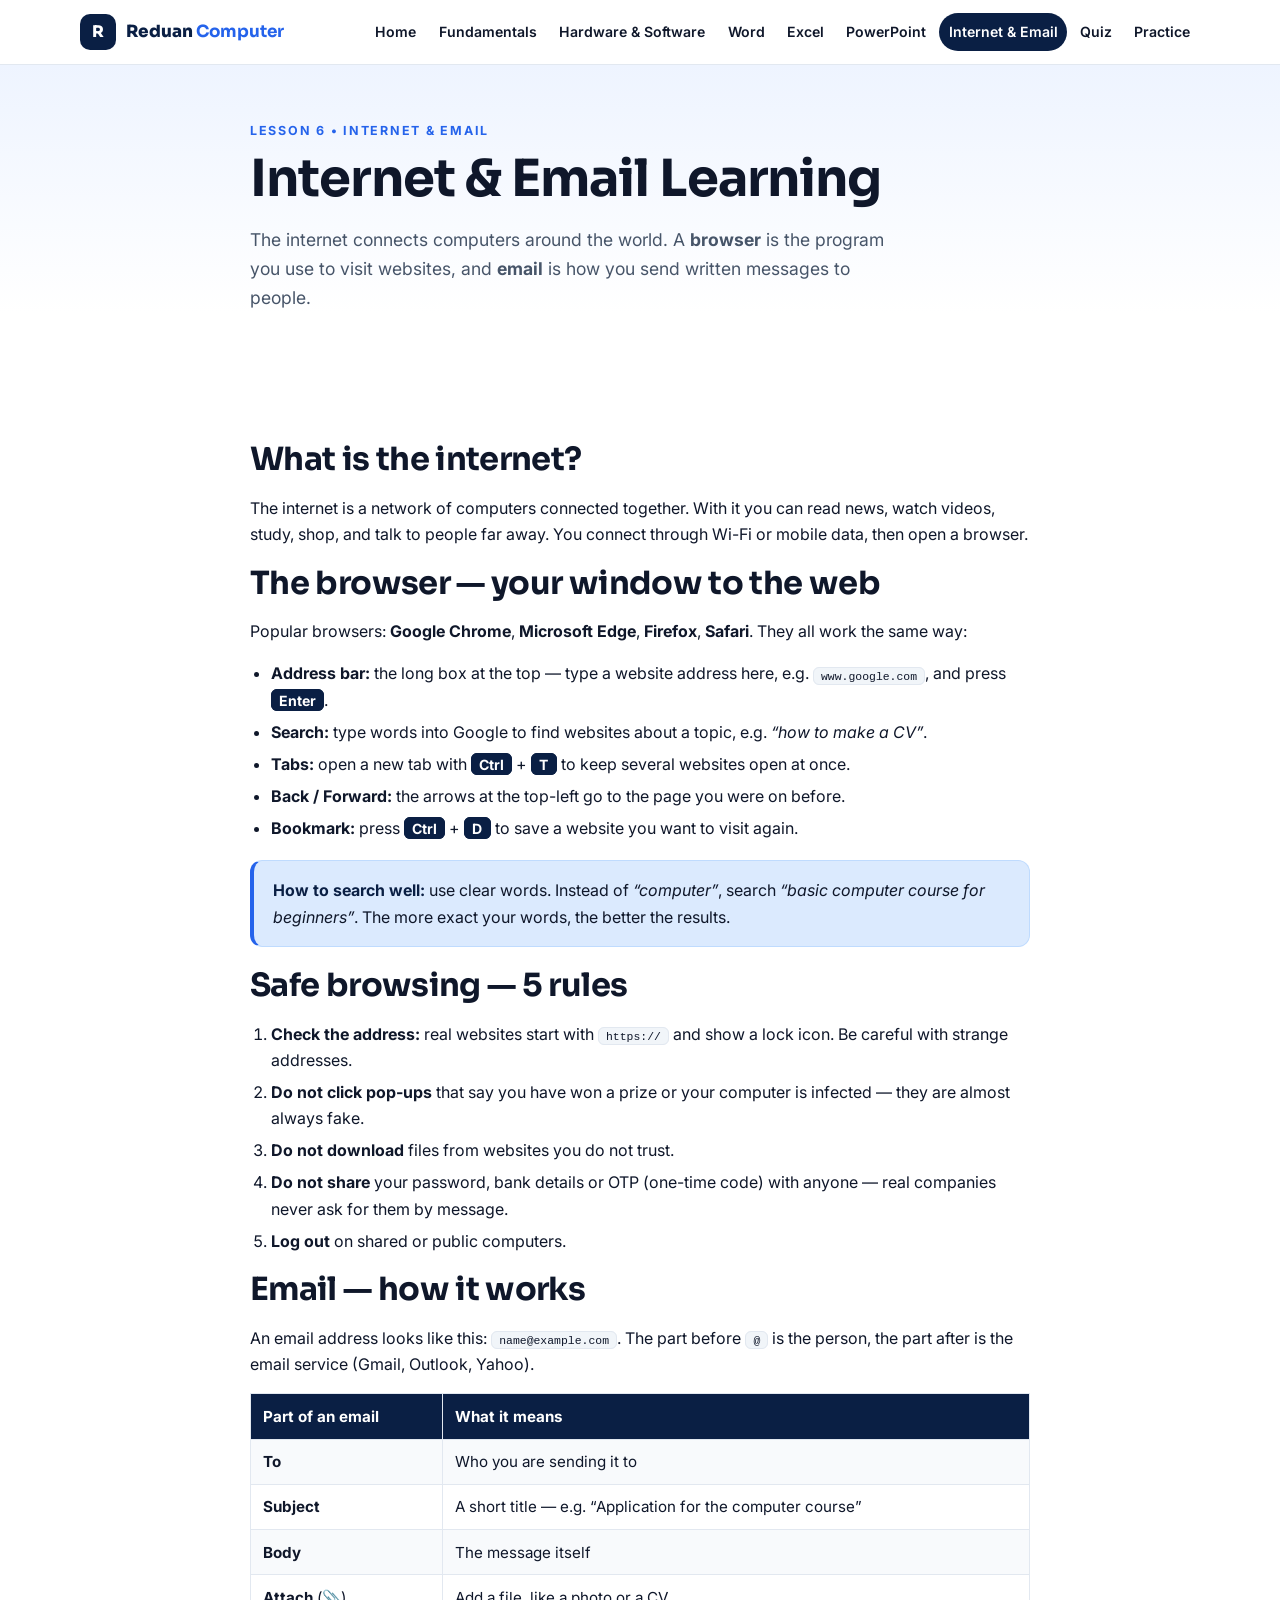
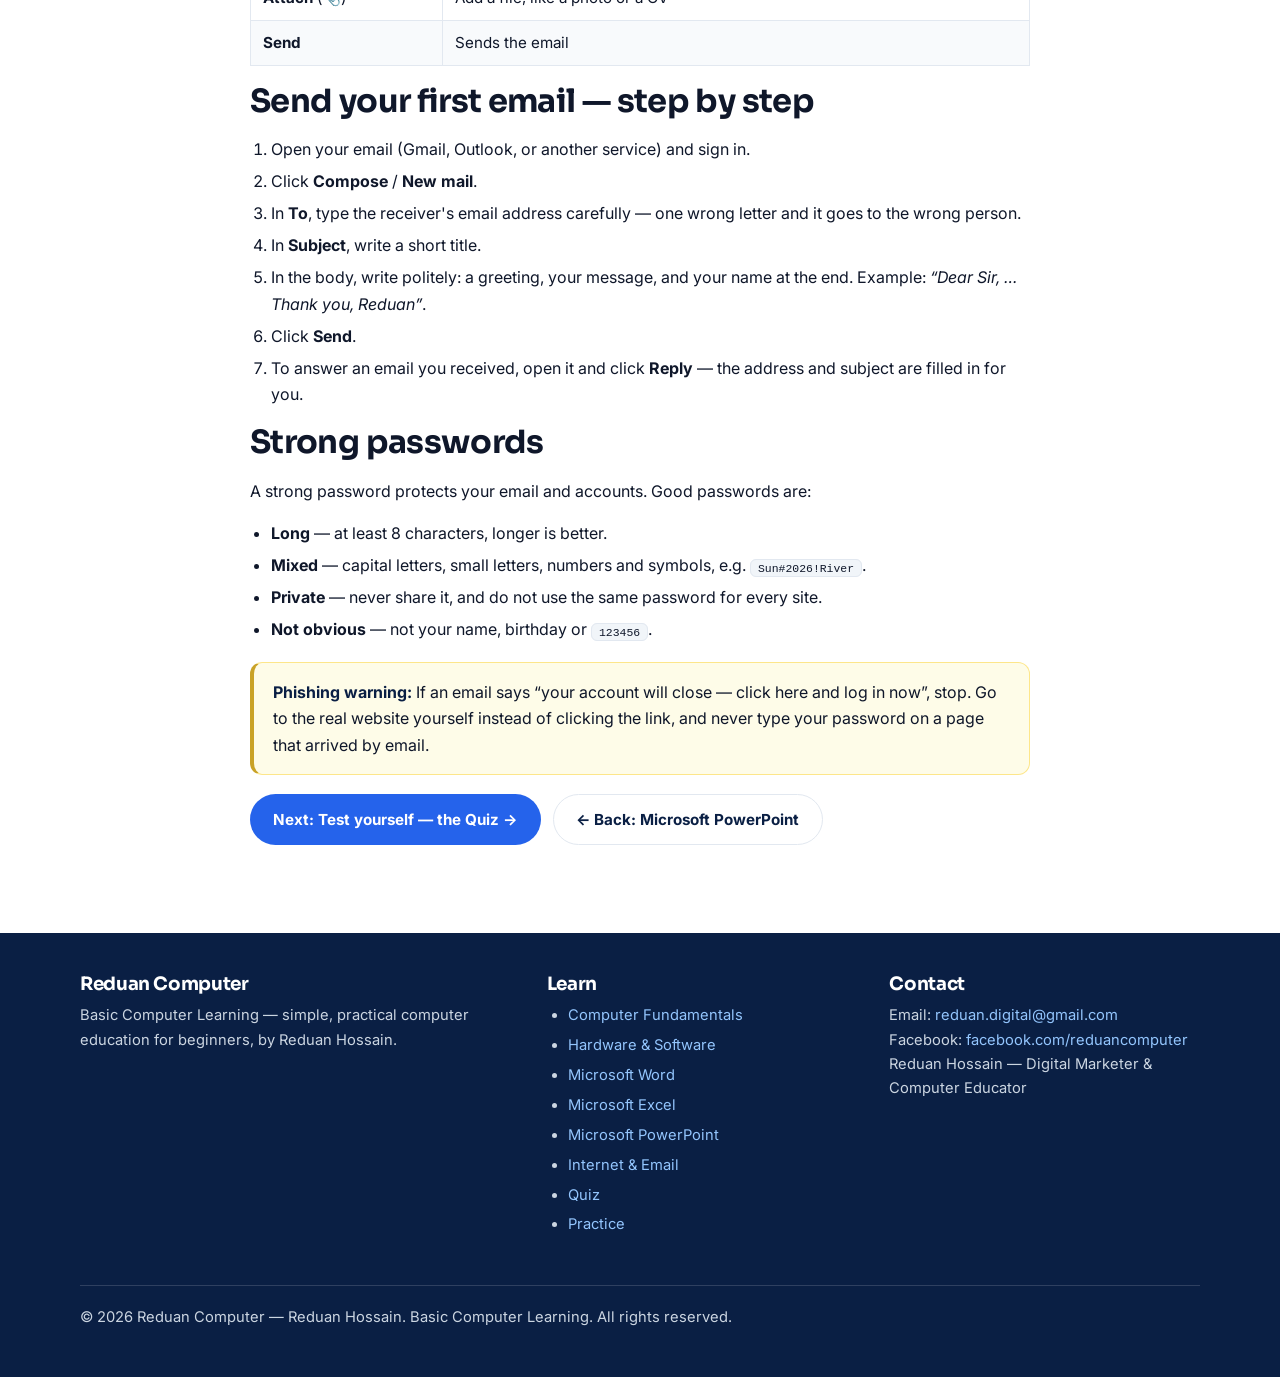
<file: internet-email.html>
<!DOCTYPE html>
<html lang="en">
<head>
  <meta charset="UTF-8" />
  <meta name="viewport" content="width=device-width, initial-scale=1.0" />
  <title>Internet &amp; Email Learning — Basic Computer Learning</title>
  <meta name="description" content="Learn the internet and email: browsers, searching, safe browsing, creating and sending email, replying, and strong passwords — in simple English." />
  <link rel="preconnect" href="https://fonts.googleapis.com" />
  <link rel="preconnect" href="https://fonts.gstatic.com" crossorigin />
  <link href="https://fonts.googleapis.com/css2?family=Inter:wght@400;500;600;700;800&family=Sora:wght@600;700;800&display=swap" rel="stylesheet" />
  <link rel="stylesheet" href="style.css" />
</head>
<body>
  <header class="site-header">
    <div class="container header-inner">
      <a class="brand" href="index.html" aria-label="Reduan Computer — home"><span class="brand-mark">R</span><span class="brand-text">Reduan <strong>Computer</strong></span></a>
      <nav class="site-nav" id="siteNav" aria-label="Main navigation">
        <a href="index.html">Home</a>
        <a href="fundamentals.html">Fundamentals</a>
        <a href="hardware-software.html">Hardware &amp; Software</a>
        <a href="word.html">Word</a>
        <a href="excel.html">Excel</a>
        <a href="powerpoint.html">PowerPoint</a>
        <a href="internet-email.html">Internet &amp; Email</a>
        <a href="quiz.html">Quiz</a>
        <a href="practice.html">Practice</a>
      </nav>
      <button class="menu-btn" id="menuBtn" aria-label="Open menu" aria-expanded="false">☰</button>
    </div>
  </header>
  <main>
    <section class="hero">
      <div class="container narrow reveal">
        <p class="eyebrow">Lesson 6 • Internet &amp; Email</p>
        <h1>Internet &amp; Email Learning</h1>
        <p class="lead">The internet connects computers around the world. A <strong>browser</strong> is the program you use to visit websites, and <strong>email</strong> is how you send written messages to people.</p>
      </div>
    </section>
    <section class="section">
      <div class="container narrow reveal">
        <h2>What is the internet?</h2>
        <p>The internet is a network of computers connected together. With it you can read news, watch videos, study, shop, and talk to people far away. You connect through Wi-Fi or mobile data, then open a browser.</p>
        <h2>The browser — your window to the web</h2>
        <p>Popular browsers: <strong>Google Chrome</strong>, <strong>Microsoft Edge</strong>, <strong>Firefox</strong>, <strong>Safari</strong>. They all work the same way:</p>
        <ul>
          <li><strong>Address bar:</strong> the long box at the top — type a website address here, e.g. <code>www.google.com</code>, and press <kbd>Enter</kbd>.</li>
          <li><strong>Search:</strong> type words into Google to find websites about a topic, e.g. <em>“how to make a CV”</em>.</li>
          <li><strong>Tabs:</strong> open a new tab with <kbd>Ctrl</kbd> + <kbd>T</kbd> to keep several websites open at once.</li>
          <li><strong>Back / Forward:</strong> the arrows at the top-left go to the page you were on before.</li>
          <li><strong>Bookmark:</strong> press <kbd>Ctrl</kbd> + <kbd>D</kbd> to save a website you want to visit again.</li>
        </ul>
        <div class="callout"><strong>How to search well:</strong> use clear words. Instead of <em>“computer”</em>, search <em>“basic computer course for beginners”</em>. The more exact your words, the better the results.</div>

        <h2>Safe browsing — 5 rules</h2>
        <ol>
          <li><strong>Check the address:</strong> real websites start with <code>https://</code> and show a lock icon. Be careful with strange addresses.</li>
          <li><strong>Do not click pop-ups</strong> that say you have won a prize or your computer is infected — they are almost always fake.</li>
          <li><strong>Do not download</strong> files from websites you do not trust.</li>
          <li><strong>Do not share</strong> your password, bank details or OTP (one-time code) with anyone — real companies never ask for them by message.</li>
          <li><strong>Log out</strong> on shared or public computers.</li>
        </ol>

        <h2>Email — how it works</h2>
        <p>An email address looks like this: <code>name@example.com</code>. The part before <code>@</code> is the person, the part after is the email service (Gmail, Outlook, Yahoo).</p>
        <table>
          <tr><th>Part of an email</th><th>What it means</th></tr>
          <tr><td><strong>To</strong></td><td>Who you are sending it to</td></tr>
          <tr><td><strong>Subject</strong></td><td>A short title — e.g. “Application for the computer course”</td></tr>
          <tr><td><strong>Body</strong></td><td>The message itself</td></tr>
          <tr><td><strong>Attach</strong> (📎)</td><td>Add a file, like a photo or a CV</td></tr>
          <tr><td><strong>Send</strong></td><td>Sends the email</td></tr>
        </table>

        <h2>Send your first email — step by step</h2>
        <ol>
          <li>Open your email (Gmail, Outlook, or another service) and sign in.</li>
          <li>Click <strong>Compose</strong> / <strong>New mail</strong>.</li>
          <li>In <strong>To</strong>, type the receiver's email address carefully — one wrong letter and it goes to the wrong person.</li>
          <li>In <strong>Subject</strong>, write a short title.</li>
          <li>In the body, write politely: a greeting, your message, and your name at the end. Example: <em>“Dear Sir, … Thank you, Reduan”</em>.</li>
          <li>Click <strong>Send</strong>.</li>
          <li>To answer an email you received, open it and click <strong>Reply</strong> — the address and subject are filled in for you.</li>
        </ol>

        <h2>Strong passwords</h2>
        <p>A strong password protects your email and accounts. Good passwords are:</p>
        <ul>
          <li><strong>Long</strong> — at least 8 characters, longer is better.</li>
          <li><strong>Mixed</strong> — capital letters, small letters, numbers and symbols, e.g. <code>Sun#2026!River</code>.</li>
          <li><strong>Private</strong> — never share it, and do not use the same password for every site.</li>
          <li><strong>Not obvious</strong> — not your name, birthday or <code>123456</code>.</li>
        </ul>
        <div class="callout warn"><strong>Phishing warning:</strong> If an email says “your account will close — click here and log in now”, stop. Go to the real website yourself instead of clicking the link, and never type your password on a page that arrived by email.</div>
        <p><a class="btn" href="quiz.html">Next: Test yourself — the Quiz →</a> &nbsp; <a class="btn btn-secondary" href="powerpoint.html">← Back: Microsoft PowerPoint</a></p>
      </div>
    </section>
  </main>
  <footer class="site-footer">
    <div class="container">
      <div class="footer-inner">
        <div><h3>Reduan Computer</h3><p>Basic Computer Learning — simple, practical computer education for beginners, by Reduan Hossain.</p></div>
        <div><h3>Learn</h3><ul><li><a href="fundamentals.html">Computer Fundamentals</a></li><li><a href="hardware-software.html">Hardware &amp; Software</a></li><li><a href="word.html">Microsoft Word</a></li><li><a href="excel.html">Microsoft Excel</a></li><li><a href="powerpoint.html">Microsoft PowerPoint</a></li><li><a href="internet-email.html">Internet &amp; Email</a></li><li><a href="quiz.html">Quiz</a></li><li><a href="practice.html">Practice</a></li></ul></div>
        <div><h3>Contact</h3><p>Email: <a href="mailto:reduan.digital@gmail.com">reduan.digital@gmail.com</a><br />Facebook: <a href="https://www.facebook.com/reduancomputer" target="_blank" rel="noopener">facebook.com/reduancomputer</a><br />Reduan Hossain — Digital Marketer &amp; Computer Educator</p></div>
      </div>
      <div class="footer-bottom"><p>© 2026 Reduan Computer — Reduan Hossain. Basic Computer Learning. All rights reserved.</p></div>
    </div>
  </footer>
  <script src="script.js"></script>
</body>
</html>
</file>
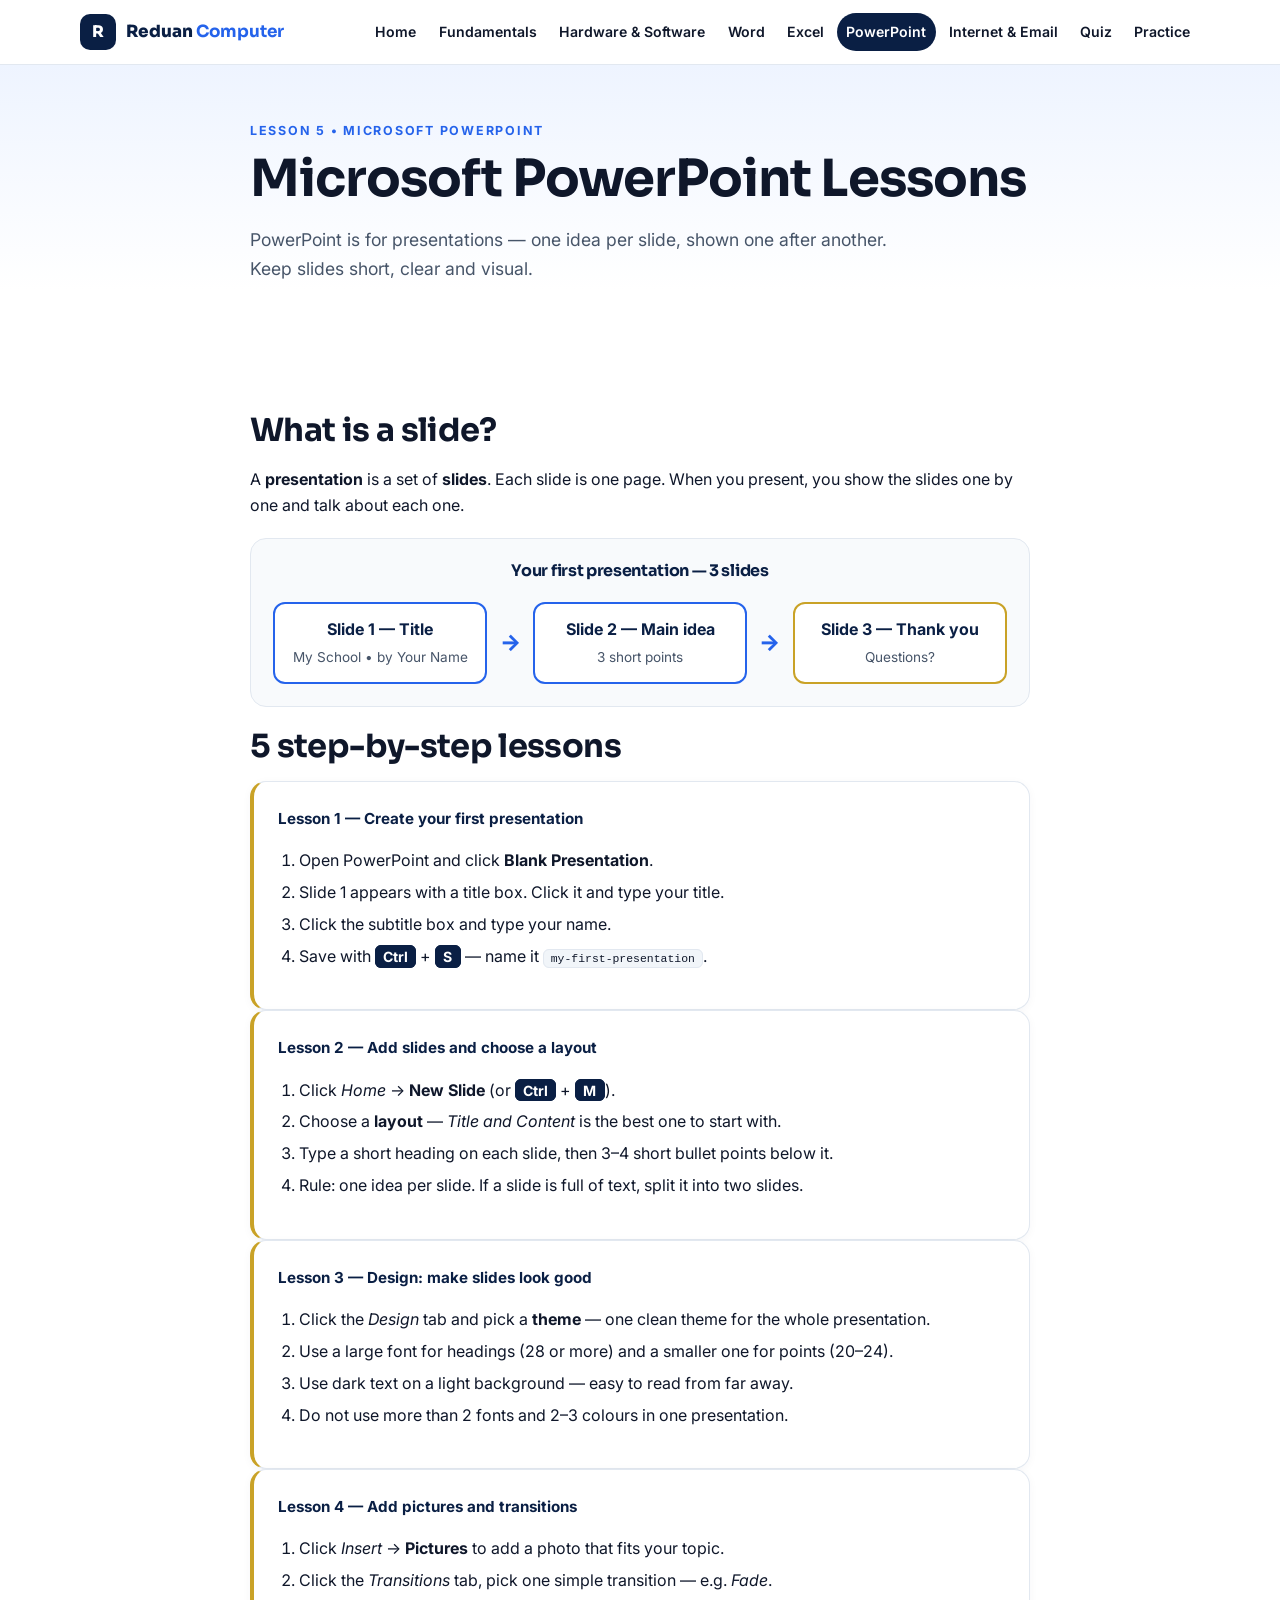
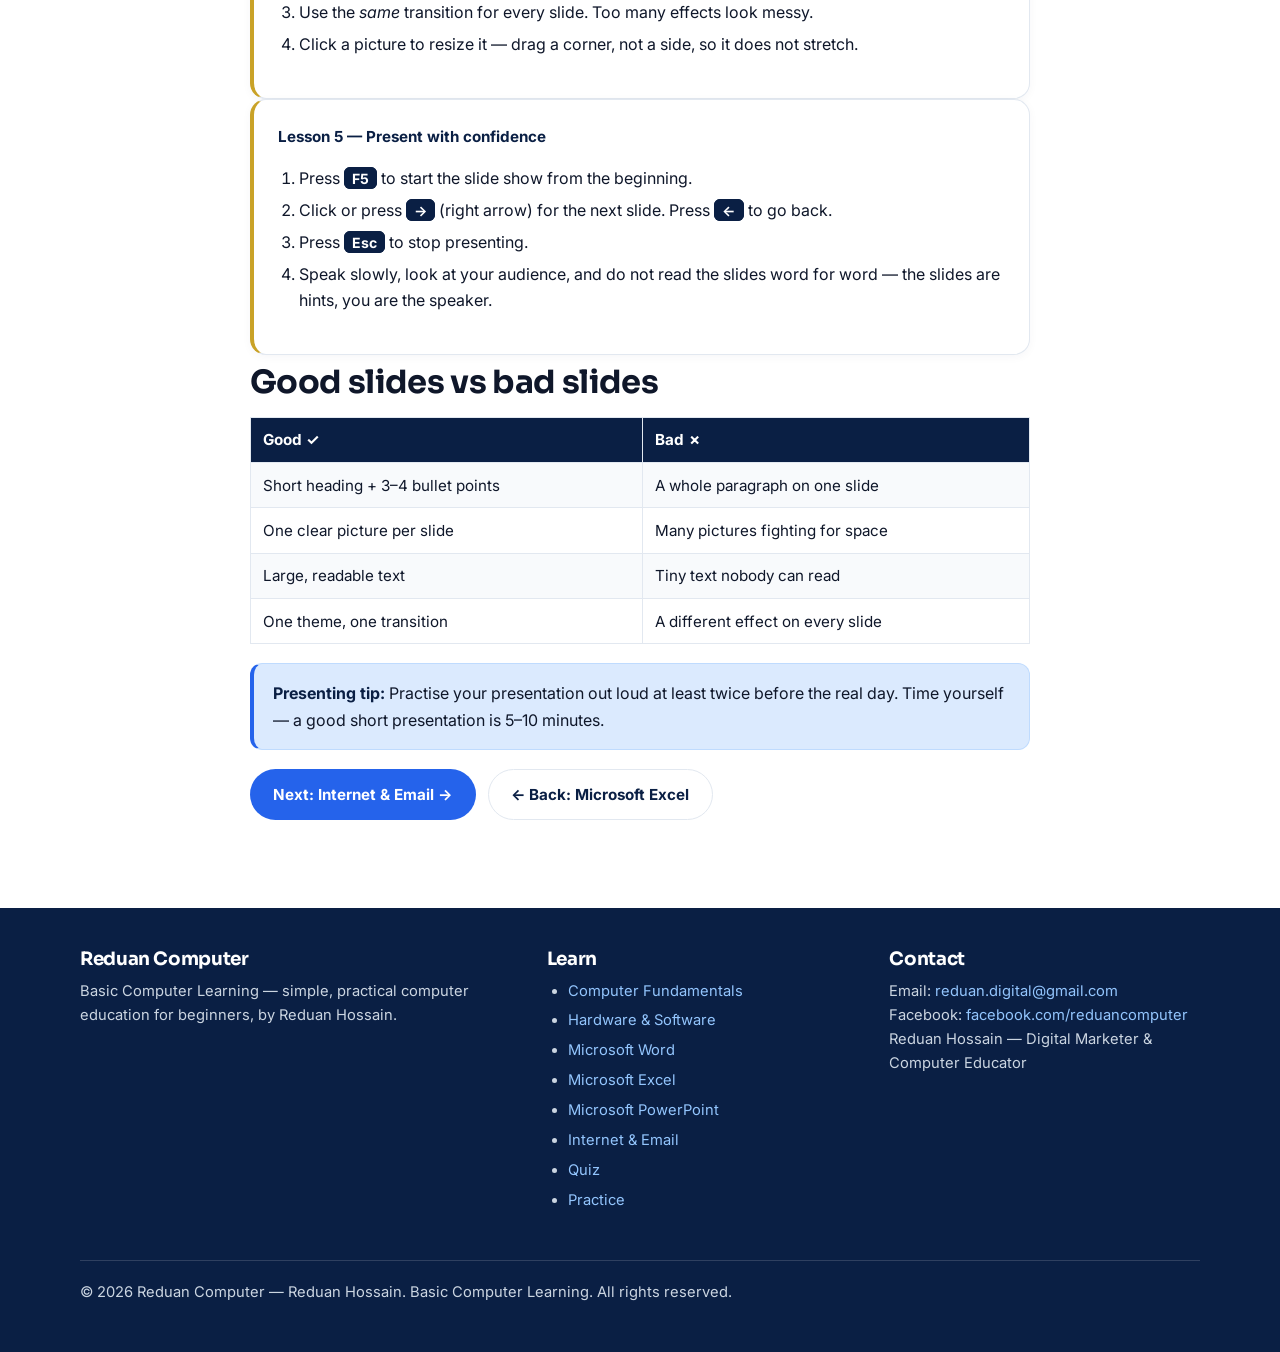
<file: powerpoint.html>
<!DOCTYPE html>
<html lang="en">
<head>
  <meta charset="UTF-8" />
  <meta name="viewport" content="width=device-width, initial-scale=1.0" />
  <title>Microsoft PowerPoint Lessons — Basic Computer Learning</title>
  <meta name="description" content="Learn Microsoft PowerPoint step by step: slides, layouts, design, transitions and presenting — 5 beginner lessons." />
  <link rel="preconnect" href="https://fonts.googleapis.com" />
  <link rel="preconnect" href="https://fonts.gstatic.com" crossorigin />
  <link href="https://fonts.googleapis.com/css2?family=Inter:wght@400;500;600;700;800&family=Sora:wght@600;700;800&display=swap" rel="stylesheet" />
  <link rel="stylesheet" href="style.css" />
</head>
<body>
  <header class="site-header">
    <div class="container header-inner">
      <a class="brand" href="index.html" aria-label="Reduan Computer — home"><span class="brand-mark">R</span><span class="brand-text">Reduan <strong>Computer</strong></span></a>
      <nav class="site-nav" id="siteNav" aria-label="Main navigation">
        <a href="index.html">Home</a>
        <a href="fundamentals.html">Fundamentals</a>
        <a href="hardware-software.html">Hardware &amp; Software</a>
        <a href="word.html">Word</a>
        <a href="excel.html">Excel</a>
        <a href="powerpoint.html">PowerPoint</a>
        <a href="internet-email.html">Internet &amp; Email</a>
        <a href="quiz.html">Quiz</a>
        <a href="practice.html">Practice</a>
      </nav>
      <button class="menu-btn" id="menuBtn" aria-label="Open menu" aria-expanded="false">☰</button>
    </div>
  </header>
  <main>
    <section class="hero">
      <div class="container narrow reveal">
        <p class="eyebrow">Lesson 5 • Microsoft PowerPoint</p>
        <h1>Microsoft PowerPoint Lessons</h1>
        <p class="lead">PowerPoint is for presentations — one idea per slide, shown one after another. Keep slides short, clear and visual.</p>
      </div>
    </section>
    <section class="section">
      <div class="container narrow reveal">
        <h2>What is a slide?</h2>
        <p>A <strong>presentation</strong> is a set of <strong>slides</strong>. Each slide is one page. When you present, you show the slides one by one and talk about each one.</p>
        <div class="diagram">
          <h4>Your first presentation — 3 slides</h4>
          <div class="row">
            <div class="box"><b>Slide 1 — Title</b><span>My School • by Your Name</span></div>
            <div class="arrow">→</div>
            <div class="box"><b>Slide 2 — Main idea</b><span>3 short points</span></div>
            <div class="arrow">→</div>
            <div class="box gold"><b>Slide 3 — Thank you</b><span>Questions?</span></div>
          </div>
        </div>

        <h2>5 step-by-step lessons</h2>
        <article class="card lesson reveal">
          <p class="step">Lesson 1 — Create your first presentation</p>
          <ol>
            <li>Open PowerPoint and click <strong>Blank Presentation</strong>.</li>
            <li>Slide 1 appears with a title box. Click it and type your title.</li>
            <li>Click the subtitle box and type your name.</li>
            <li>Save with <kbd>Ctrl</kbd> + <kbd>S</kbd> — name it <code>my-first-presentation</code>.</li>
          </ol>
        </article>
        <article class="card lesson reveal">
          <p class="step">Lesson 2 — Add slides and choose a layout</p>
          <ol>
            <li>Click <em>Home</em> → <strong>New Slide</strong> (or <kbd>Ctrl</kbd> + <kbd>M</kbd>).</li>
            <li>Choose a <strong>layout</strong> — <em>Title and Content</em> is the best one to start with.</li>
            <li>Type a short heading on each slide, then 3–4 short bullet points below it.</li>
            <li>Rule: one idea per slide. If a slide is full of text, split it into two slides.</li>
          </ol>
        </article>
        <article class="card lesson reveal">
          <p class="step">Lesson 3 — Design: make slides look good</p>
          <ol>
            <li>Click the <em>Design</em> tab and pick a <strong>theme</strong> — one clean theme for the whole presentation.</li>
            <li>Use a large font for headings (28 or more) and a smaller one for points (20–24).</li>
            <li>Use dark text on a light background — easy to read from far away.</li>
            <li>Do not use more than 2 fonts and 2–3 colours in one presentation.</li>
          </ol>
        </article>
        <article class="card lesson reveal">
          <p class="step">Lesson 4 — Add pictures and transitions</p>
          <ol>
            <li>Click <em>Insert</em> → <strong>Pictures</strong> to add a photo that fits your topic.</li>
            <li>Click the <em>Transitions</em> tab, pick one simple transition — e.g. <em>Fade</em>.</li>
            <li>Use the <em>same</em> transition for every slide. Too many effects look messy.</li>
            <li>Click a picture to resize it — drag a corner, not a side, so it does not stretch.</li>
          </ol>
        </article>
        <article class="card lesson reveal">
          <p class="step">Lesson 5 — Present with confidence</p>
          <ol>
            <li>Press <kbd>F5</kbd> to start the slide show from the beginning.</li>
            <li>Click or press <kbd>→</kbd> (right arrow) for the next slide. Press <kbd>←</kbd> to go back.</li>
            <li>Press <kbd>Esc</kbd> to stop presenting.</li>
            <li>Speak slowly, look at your audience, and do not read the slides word for word — the slides are hints, you are the speaker.</li>
          </ol>
        </article>

        <h2>Good slides vs bad slides</h2>
        <table>
          <tr><th>Good ✓</th><th>Bad ✗</th></tr>
          <tr><td>Short heading + 3–4 bullet points</td><td>A whole paragraph on one slide</td></tr>
          <tr><td>One clear picture per slide</td><td>Many pictures fighting for space</td></tr>
          <tr><td>Large, readable text</td><td>Tiny text nobody can read</td></tr>
          <tr><td>One theme, one transition</td><td>A different effect on every slide</td></tr>
        </table>
        <div class="callout"><strong>Presenting tip:</strong> Practise your presentation out loud at least twice before the real day. Time yourself — a good short presentation is 5–10 minutes.</div>
        <p><a class="btn" href="internet-email.html">Next: Internet &amp; Email →</a> &nbsp; <a class="btn btn-secondary" href="excel.html">← Back: Microsoft Excel</a></p>
      </div>
    </section>
  </main>
  <footer class="site-footer">
    <div class="container">
      <div class="footer-inner">
        <div><h3>Reduan Computer</h3><p>Basic Computer Learning — simple, practical computer education for beginners, by Reduan Hossain.</p></div>
        <div><h3>Learn</h3><ul><li><a href="fundamentals.html">Computer Fundamentals</a></li><li><a href="hardware-software.html">Hardware &amp; Software</a></li><li><a href="word.html">Microsoft Word</a></li><li><a href="excel.html">Microsoft Excel</a></li><li><a href="powerpoint.html">Microsoft PowerPoint</a></li><li><a href="internet-email.html">Internet &amp; Email</a></li><li><a href="quiz.html">Quiz</a></li><li><a href="practice.html">Practice</a></li></ul></div>
        <div><h3>Contact</h3><p>Email: <a href="mailto:reduan.digital@gmail.com">reduan.digital@gmail.com</a><br />Facebook: <a href="https://www.facebook.com/reduancomputer" target="_blank" rel="noopener">facebook.com/reduancomputer</a><br />Reduan Hossain — Digital Marketer &amp; Computer Educator</p></div>
      </div>
      <div class="footer-bottom"><p>© 2026 Reduan Computer — Reduan Hossain. Basic Computer Learning. All rights reserved.</p></div>
    </div>
  </footer>
  <script src="script.js"></script>
</body>
</html>
</file>
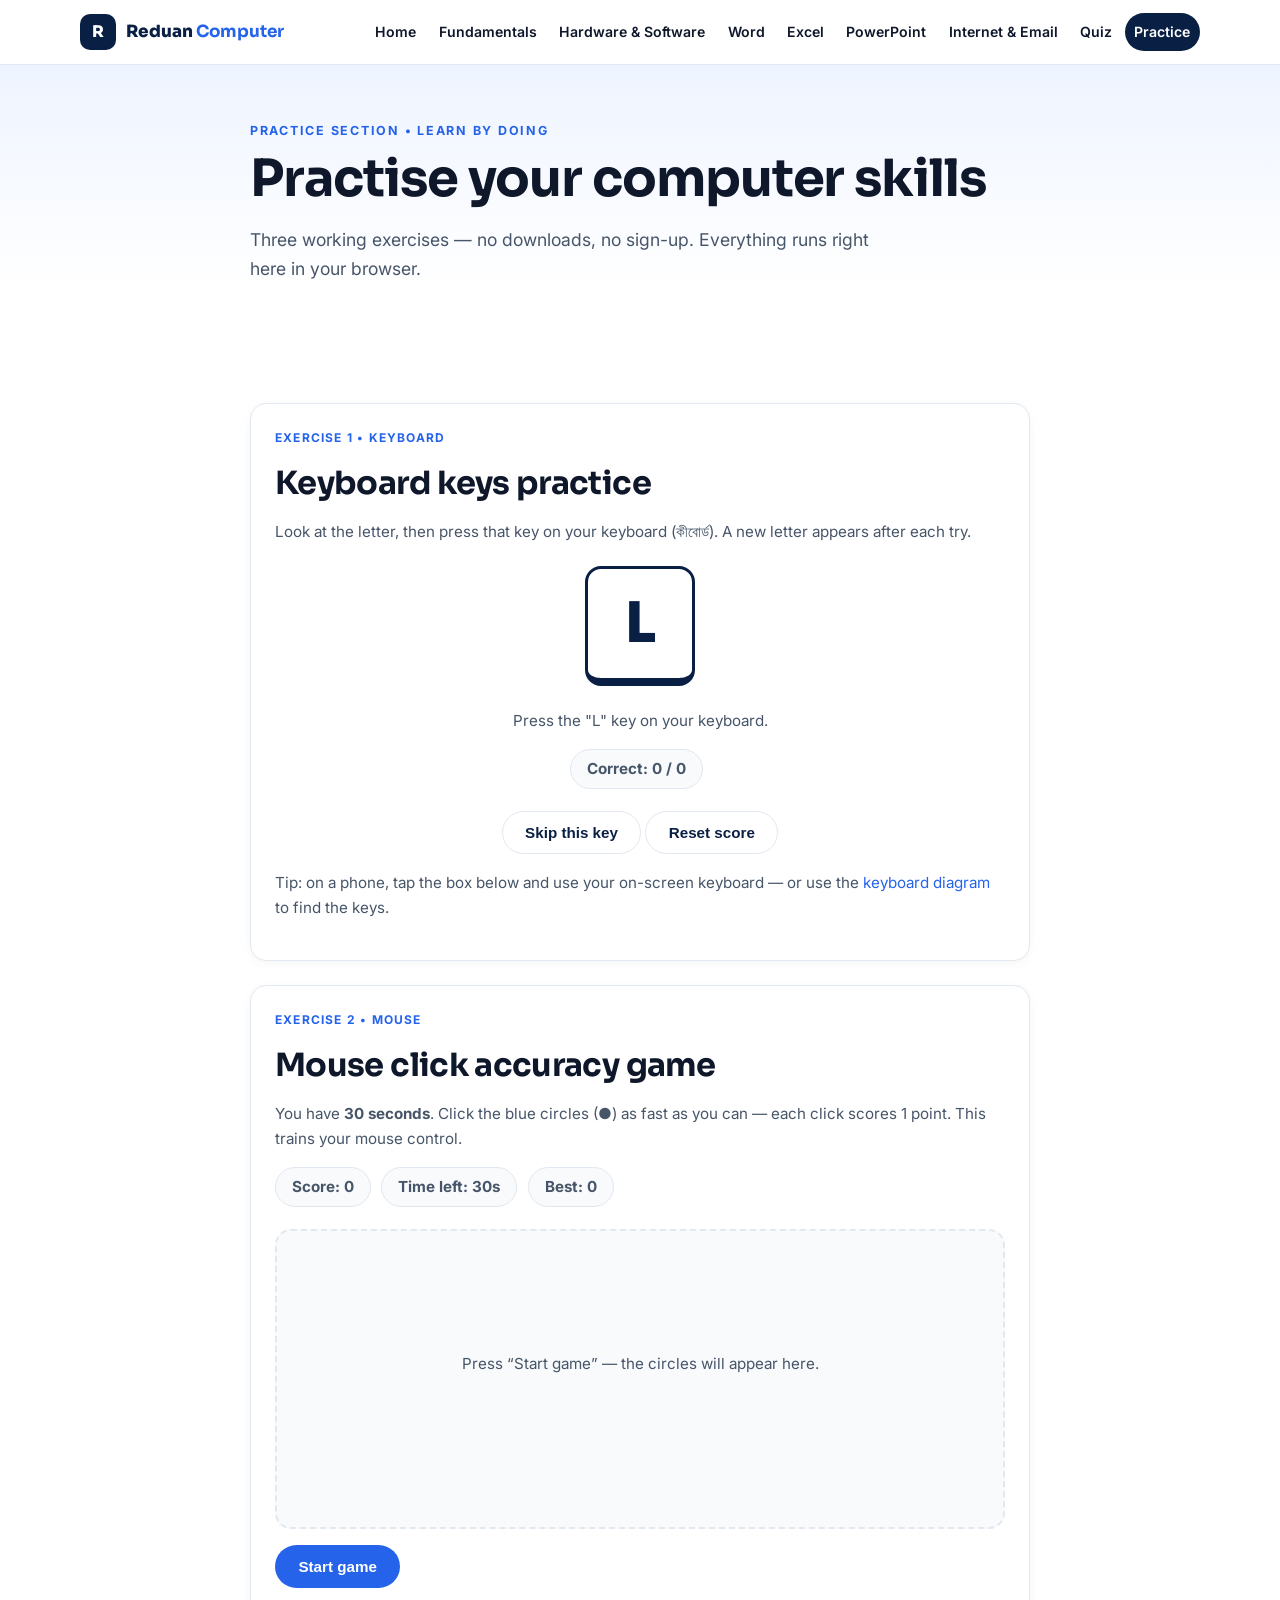
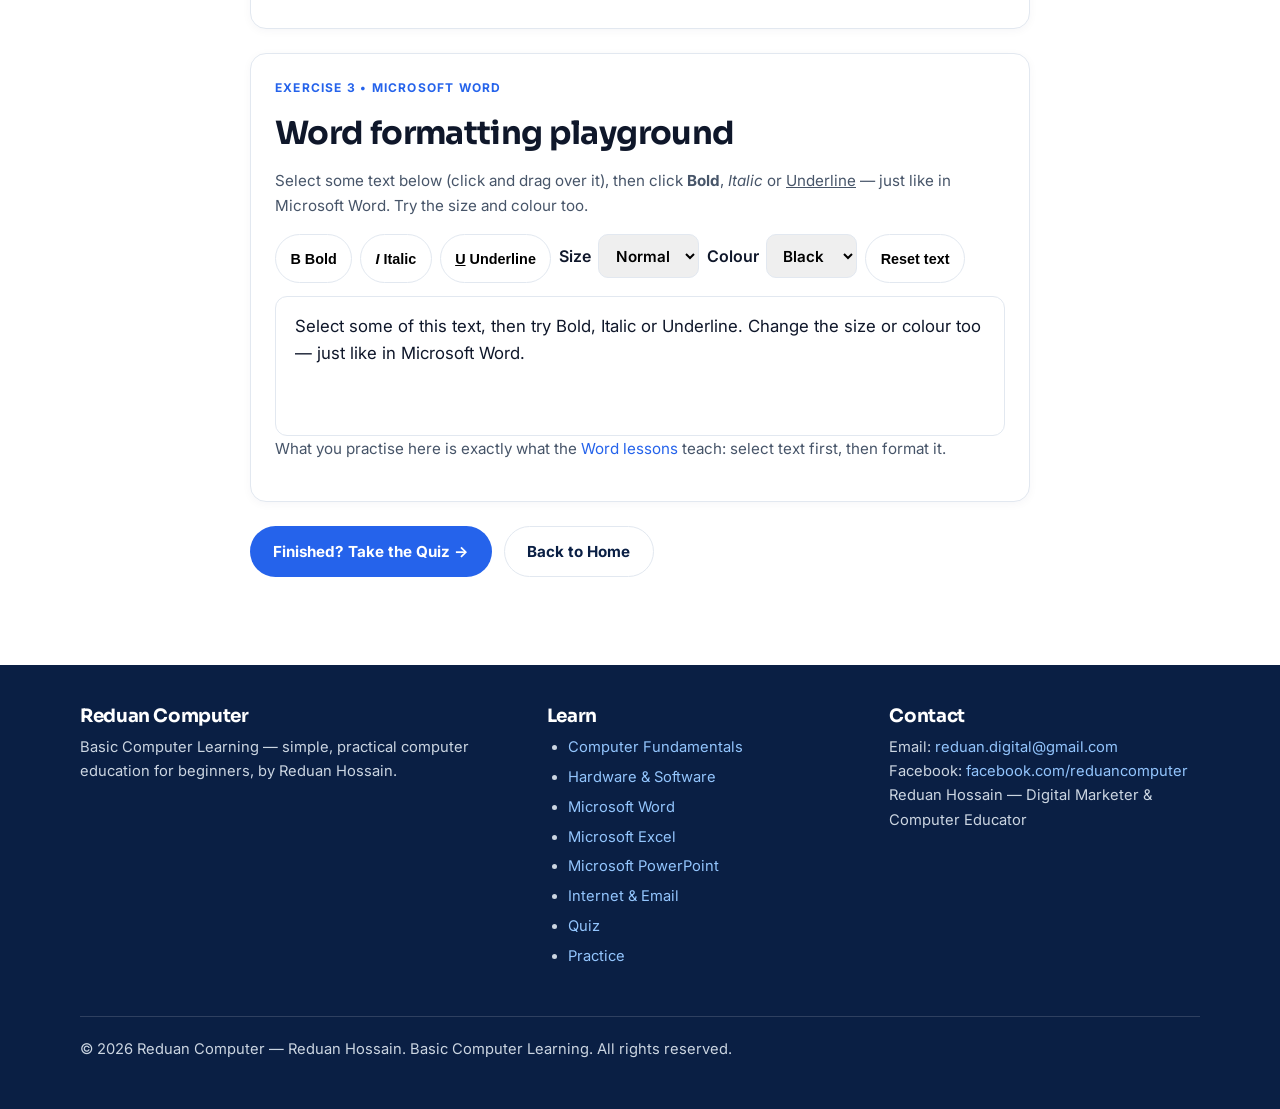
<file: practice.html>
<!DOCTYPE html>
<html lang="en">
<head>
  <meta charset="UTF-8" />
  <meta name="viewport" content="width=device-width, initial-scale=1.0" />
  <title>Practice Section — Basic Computer Learning</title>
  <meta name="description" content="Practise computers by doing: keyboard key practice, a mouse click-accuracy game, and a Word formatting playground — all working, right in your browser." />
  <link rel="preconnect" href="https://fonts.googleapis.com" />
  <link rel="preconnect" href="https://fonts.gstatic.com" crossorigin />
  <link href="https://fonts.googleapis.com/css2?family=Inter:wght@400;500;600;700;800&family=Sora:wght@600;700;800&display=swap" rel="stylesheet" />
  <link rel="stylesheet" href="style.css" />
</head>
<body>
  <header class="site-header">
    <div class="container header-inner">
      <a class="brand" href="index.html" aria-label="Reduan Computer — home"><span class="brand-mark">R</span><span class="brand-text">Reduan <strong>Computer</strong></span></a>
      <nav class="site-nav" id="siteNav" aria-label="Main navigation">
        <a href="index.html">Home</a>
        <a href="fundamentals.html">Fundamentals</a>
        <a href="hardware-software.html">Hardware &amp; Software</a>
        <a href="word.html">Word</a>
        <a href="excel.html">Excel</a>
        <a href="powerpoint.html">PowerPoint</a>
        <a href="internet-email.html">Internet &amp; Email</a>
        <a href="quiz.html">Quiz</a>
        <a href="practice.html">Practice</a>
      </nav>
      <button class="menu-btn" id="menuBtn" aria-label="Open menu" aria-expanded="false">☰</button>
    </div>
  </header>
  <main>
    <section class="hero">
      <div class="container narrow reveal">
        <p class="eyebrow">Practice Section • Learn by doing</p>
        <h1>Practise your computer skills</h1>
        <p class="lead">Three working exercises — no downloads, no sign-up. Everything runs right here in your browser.</p>
      </div>
    </section>

    <section class="section">
      <div class="container narrow">
        <article class="card reveal" id="keyboardPractice">
          <p class="tag">Exercise 1 • Keyboard</p>
          <h2>Keyboard keys practice</h2>
          <p>Look at the letter, then press that key on your keyboard (কীবোর্ড). A new letter appears after each try.</p>
          <div style="text-align:center;margin:1.4rem 0">
            <span class="big-key" id="keyTarget">A</span>
          </div>
          <p id="keyMsg" style="text-align:center">Press the “A” key on your keyboard.</p>
          <p style="text-align:center"><span class="stat" id="keyScore">Correct: 0 / 0</span></p>
          <p style="text-align:center">
            <button class="btn btn-secondary" id="newKeyBtn" type="button">Skip this key</button>
            <button class="btn btn-secondary" id="resetKeyBtn" type="button">Reset score</button>
          </p>
          <p class="muted">Tip: on a phone, tap the box below and use your on-screen keyboard — or use the <a href="hardware-software.html">keyboard diagram</a> to find the keys.</p>
        </article>

        <article class="card reveal" id="mousePractice" style="margin-top:1.5rem">
          <p class="tag">Exercise 2 • Mouse</p>
          <h2>Mouse click accuracy game</h2>
          <p>You have <strong>30 seconds</strong>. Click the blue circles (●) as fast as you can — each click scores 1 point. This trains your mouse control.</p>
          <p><span class="stat" id="clickScore">Score: 0</span> <span class="stat" id="clickTime">Time left: 30s</span> <span class="stat" id="clickBest">Best: 0</span></p>
          <div class="game-area" id="gameArea">
            <p style="text-align:center;padding-top:120px;color:var(--muted)">Press “Start game” — the circles will appear here.</p>
          </div>
          <p><button class="btn" id="startClickBtn" type="button">Start game</button></p>
        </article>

        <article class="card reveal" id="formatPractice" style="margin-top:1.5rem">
          <p class="tag">Exercise 3 • Microsoft Word</p>
          <h2>Word formatting playground</h2>
          <p>Select some text below (click and drag over it), then click <strong>Bold</strong>, <em>Italic</em> or <u>Underline</u> — just like in Microsoft Word. Try the size and colour too.</p>
          <div class="toolbar">
            <button class="tool-btn" type="button" data-fmt="bold"><strong>B</strong> Bold</button>
            <button class="tool-btn" type="button" data-fmt="italic"><em>I</em> Italic</button>
            <button class="tool-btn" type="button" data-fmt="underline"><u>U</u> Underline</button>
            <label style="display:inline-flex;align-items:center;gap:0.4rem">Size
              <select id="fmtSize" style="width:auto">
                <option value="3">Normal</option>
                <option value="4">Large</option>
                <option value="5">Larger</option>
                <option value="6">Huge</option>
              </select>
            </label>
            <label style="display:inline-flex;align-items:center;gap:0.4rem">Colour
              <select id="fmtColor" style="width:auto">
                <option value="#0f172a">Black</option>
                <option value="#2563eb">Blue</option>
                <option value="#b91c1c">Red</option>
                <option value="#15803d">Green</option>
                <option value="#c9a227">Gold</option>
              </select>
            </label>
            <button class="tool-btn" type="button" id="fmtClear">Reset text</button>
          </div>
          <div class="editable" id="fmtArea" contenteditable="true">Select some of this text, then try Bold, Italic or Underline. Change the size or colour too — just like in Microsoft Word.</div>
          <p class="muted">What you practise here is exactly what the <a href="word.html">Word lessons</a> teach: select text first, then format it.</p>
        </article>

        <p style="margin-top:1.5rem"><a class="btn" href="quiz.html">Finished? Take the Quiz →</a> &nbsp; <a class="btn btn-secondary" href="index.html">Back to Home</a></p>
        <noscript><div class="callout warn"><strong>JavaScript is off.</strong> The practice games need JavaScript to work. Please enable JavaScript in your browser and reload this page.</div></noscript>
      </div>
    </section>
  </main>
  <footer class="site-footer">
    <div class="container">
      <div class="footer-inner">
        <div><h3>Reduan Computer</h3><p>Basic Computer Learning — simple, practical computer education for beginners, by Reduan Hossain.</p></div>
        <div><h3>Learn</h3><ul><li><a href="fundamentals.html">Computer Fundamentals</a></li><li><a href="hardware-software.html">Hardware &amp; Software</a></li><li><a href="word.html">Microsoft Word</a></li><li><a href="excel.html">Microsoft Excel</a></li><li><a href="powerpoint.html">Microsoft PowerPoint</a></li><li><a href="internet-email.html">Internet &amp; Email</a></li><li><a href="quiz.html">Quiz</a></li><li><a href="practice.html">Practice</a></li></ul></div>
        <div><h3>Contact</h3><p>Email: <a href="mailto:reduan.digital@gmail.com">reduan.digital@gmail.com</a><br />Facebook: <a href="https://www.facebook.com/reduancomputer" target="_blank" rel="noopener">facebook.com/reduancomputer</a><br />Reduan Hossain — Digital Marketer &amp; Computer Educator</p></div>
      </div>
      <div class="footer-bottom"><p>© 2026 Reduan Computer — Reduan Hossain. Basic Computer Learning. All rights reserved.</p></div>
    </div>
  </footer>
  <script src="script.js"></script>
</body>
</html>
</file>
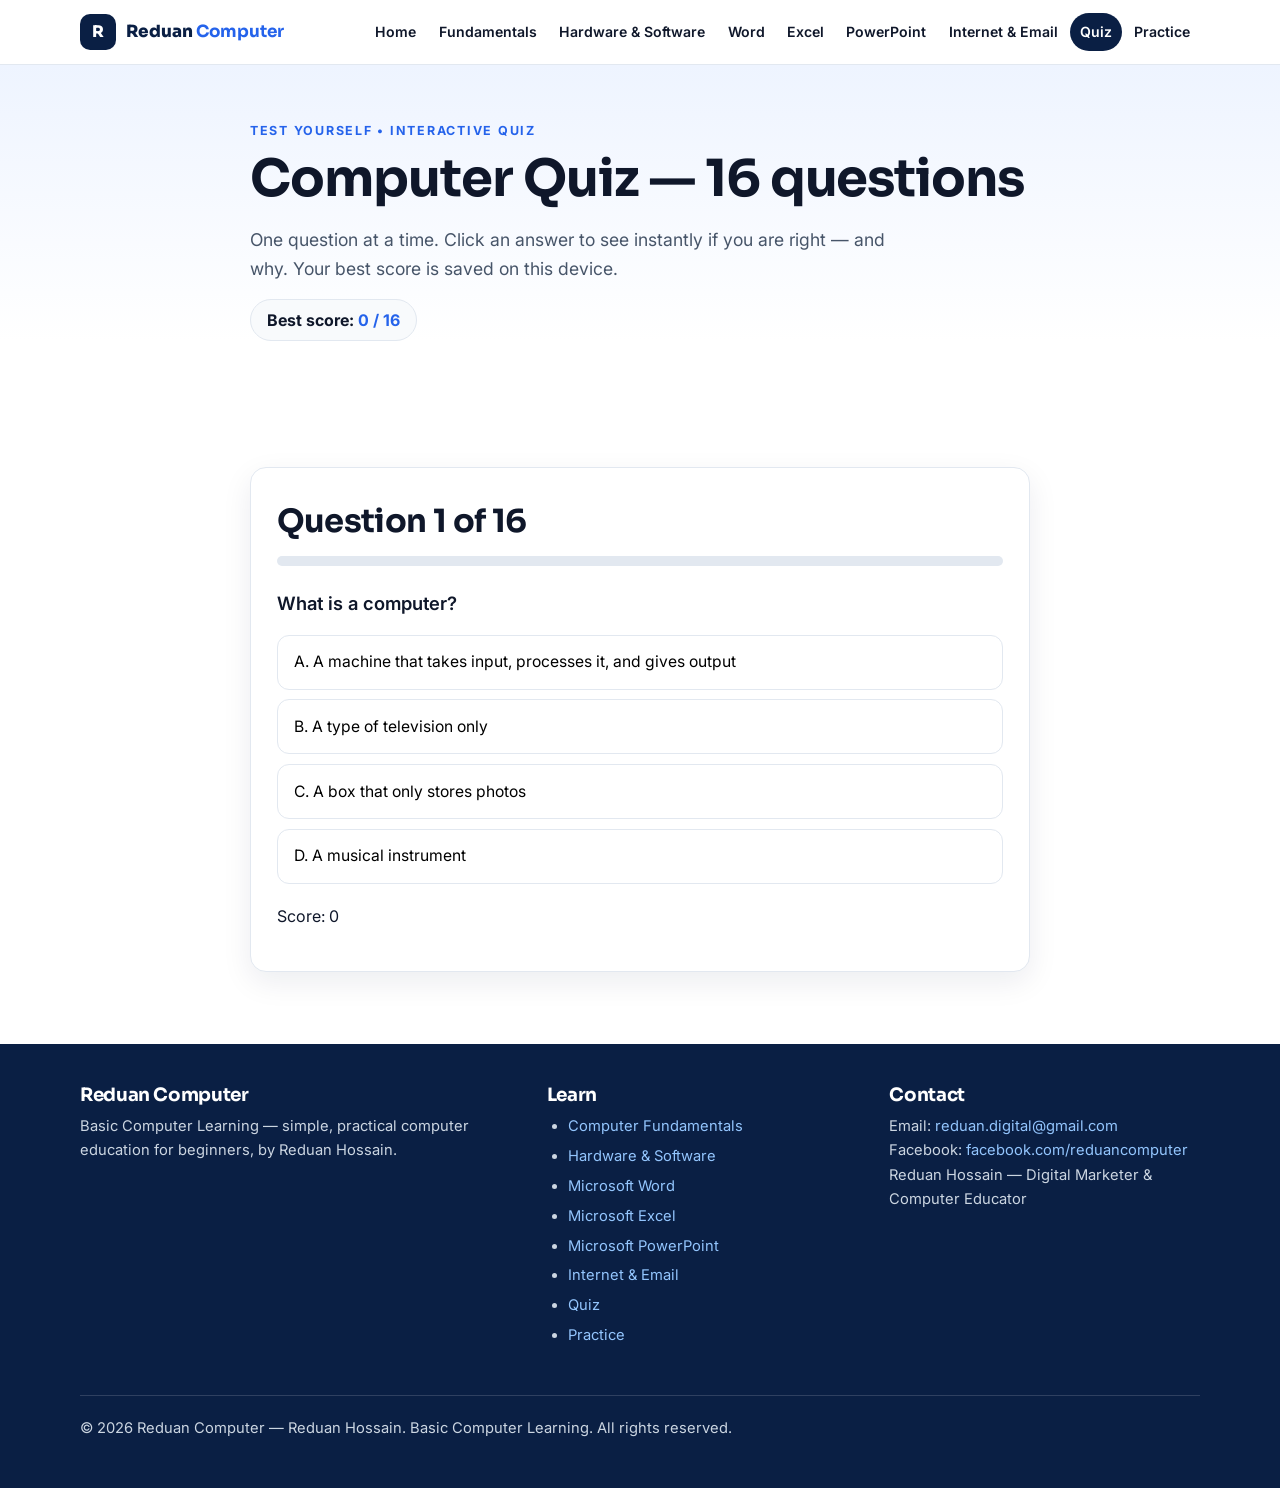
<file: quiz.html>
<!DOCTYPE html>
<html lang="en">
<head>
  <meta charset="UTF-8" />
  <meta name="viewport" content="width=device-width, initial-scale=1.0" />
  <title>Interactive Quiz — Basic Computer Learning</title>
  <meta name="description" content="Test what you learned: 16 multiple-choice questions on fundamentals, hardware, Word, Excel, PowerPoint, internet and email — with instant feedback." />
  <link rel="preconnect" href="https://fonts.googleapis.com" />
  <link rel="preconnect" href="https://fonts.gstatic.com" crossorigin />
  <link href="https://fonts.googleapis.com/css2?family=Inter:wght@400;500;600;700;800&family=Sora:wght@600;700;800&display=swap" rel="stylesheet" />
  <link rel="stylesheet" href="style.css" />
</head>
<body>
  <header class="site-header">
    <div class="container header-inner">
      <a class="brand" href="index.html" aria-label="Reduan Computer — home"><span class="brand-mark">R</span><span class="brand-text">Reduan <strong>Computer</strong></span></a>
      <nav class="site-nav" id="siteNav" aria-label="Main navigation">
        <a href="index.html">Home</a>
        <a href="fundamentals.html">Fundamentals</a>
        <a href="hardware-software.html">Hardware &amp; Software</a>
        <a href="word.html">Word</a>
        <a href="excel.html">Excel</a>
        <a href="powerpoint.html">PowerPoint</a>
        <a href="internet-email.html">Internet &amp; Email</a>
        <a href="quiz.html">Quiz</a>
        <a href="practice.html">Practice</a>
      </nav>
      <button class="menu-btn" id="menuBtn" aria-label="Open menu" aria-expanded="false">☰</button>
    </div>
  </header>
  <main>
    <section class="hero">
      <div class="container narrow reveal">
        <p class="eyebrow">Test yourself • Interactive Quiz</p>
        <h1>Computer Quiz — 16 questions</h1>
        <p class="lead">One question at a time. Click an answer to see instantly if you are right — and why. Your best score is saved on this device.</p>
        <p><span class="stat">Best score: <b id="bestScore">0 / 16</b></span></p>
      </div>
    </section>
    <section class="section">
      <div class="container narrow">
        <div class="quiz-box" id="quizBox">
          <h2 id="qTitle">Question 1 of 16</h2>
          <div class="quiz-progress"><div id="qProgress"></div></div>
          <p id="qText" style="font-size:1.15rem;font-weight:600"></p>
          <div id="qOptions"></div>
          <div class="feedback" id="qFeedback" role="status"></div>
          <p style="margin-top:1.2rem"><span id="qCounter">Score: 0</span> &nbsp; <button class="btn" id="qNext" type="button" style="display:none">Next question</button></p>
        </div>
        <div class="quiz-box" id="qResult" style="display:none;text-align:center">
          <p class="eyebrow">Your result</p>
          <p class="score-big" id="finalScore">0 / 16</p>
          <p id="finalMsg" style="font-size:1.1rem"></p>
          <p id="finalBest" class="muted"></p>
          <p>
            <button class="btn" id="restartQuiz" type="button">Restart quiz</button>
            <a class="btn btn-secondary" href="practice.html">Go to Practice</a>
          </p>
          <p class="muted">Missed some? Re-read <a href="fundamentals.html">Fundamentals</a>, <a href="word.html">Word</a>, <a href="excel.html">Excel</a> or <a href="internet-email.html">Internet &amp; Email</a>, then try again.</p>
        </div>
        <noscript><div class="callout warn"><strong>JavaScript is off.</strong> The quiz needs JavaScript to work. Please enable JavaScript in your browser and reload this page.</div></noscript>
      </div>
    </section>
  </main>
  <footer class="site-footer">
    <div class="container">
      <div class="footer-inner">
        <div><h3>Reduan Computer</h3><p>Basic Computer Learning — simple, practical computer education for beginners, by Reduan Hossain.</p></div>
        <div><h3>Learn</h3><ul><li><a href="fundamentals.html">Computer Fundamentals</a></li><li><a href="hardware-software.html">Hardware &amp; Software</a></li><li><a href="word.html">Microsoft Word</a></li><li><a href="excel.html">Microsoft Excel</a></li><li><a href="powerpoint.html">Microsoft PowerPoint</a></li><li><a href="internet-email.html">Internet &amp; Email</a></li><li><a href="quiz.html">Quiz</a></li><li><a href="practice.html">Practice</a></li></ul></div>
        <div><h3>Contact</h3><p>Email: <a href="mailto:reduan.digital@gmail.com">reduan.digital@gmail.com</a><br />Facebook: <a href="https://www.facebook.com/reduancomputer" target="_blank" rel="noopener">facebook.com/reduancomputer</a><br />Reduan Hossain — Digital Marketer &amp; Computer Educator</p></div>
      </div>
      <div class="footer-bottom"><p>© 2026 Reduan Computer — Reduan Hossain. Basic Computer Learning. All rights reserved.</p></div>
    </div>
  </footer>
  <script src="script.js"></script>
</body>
</html>
</file>
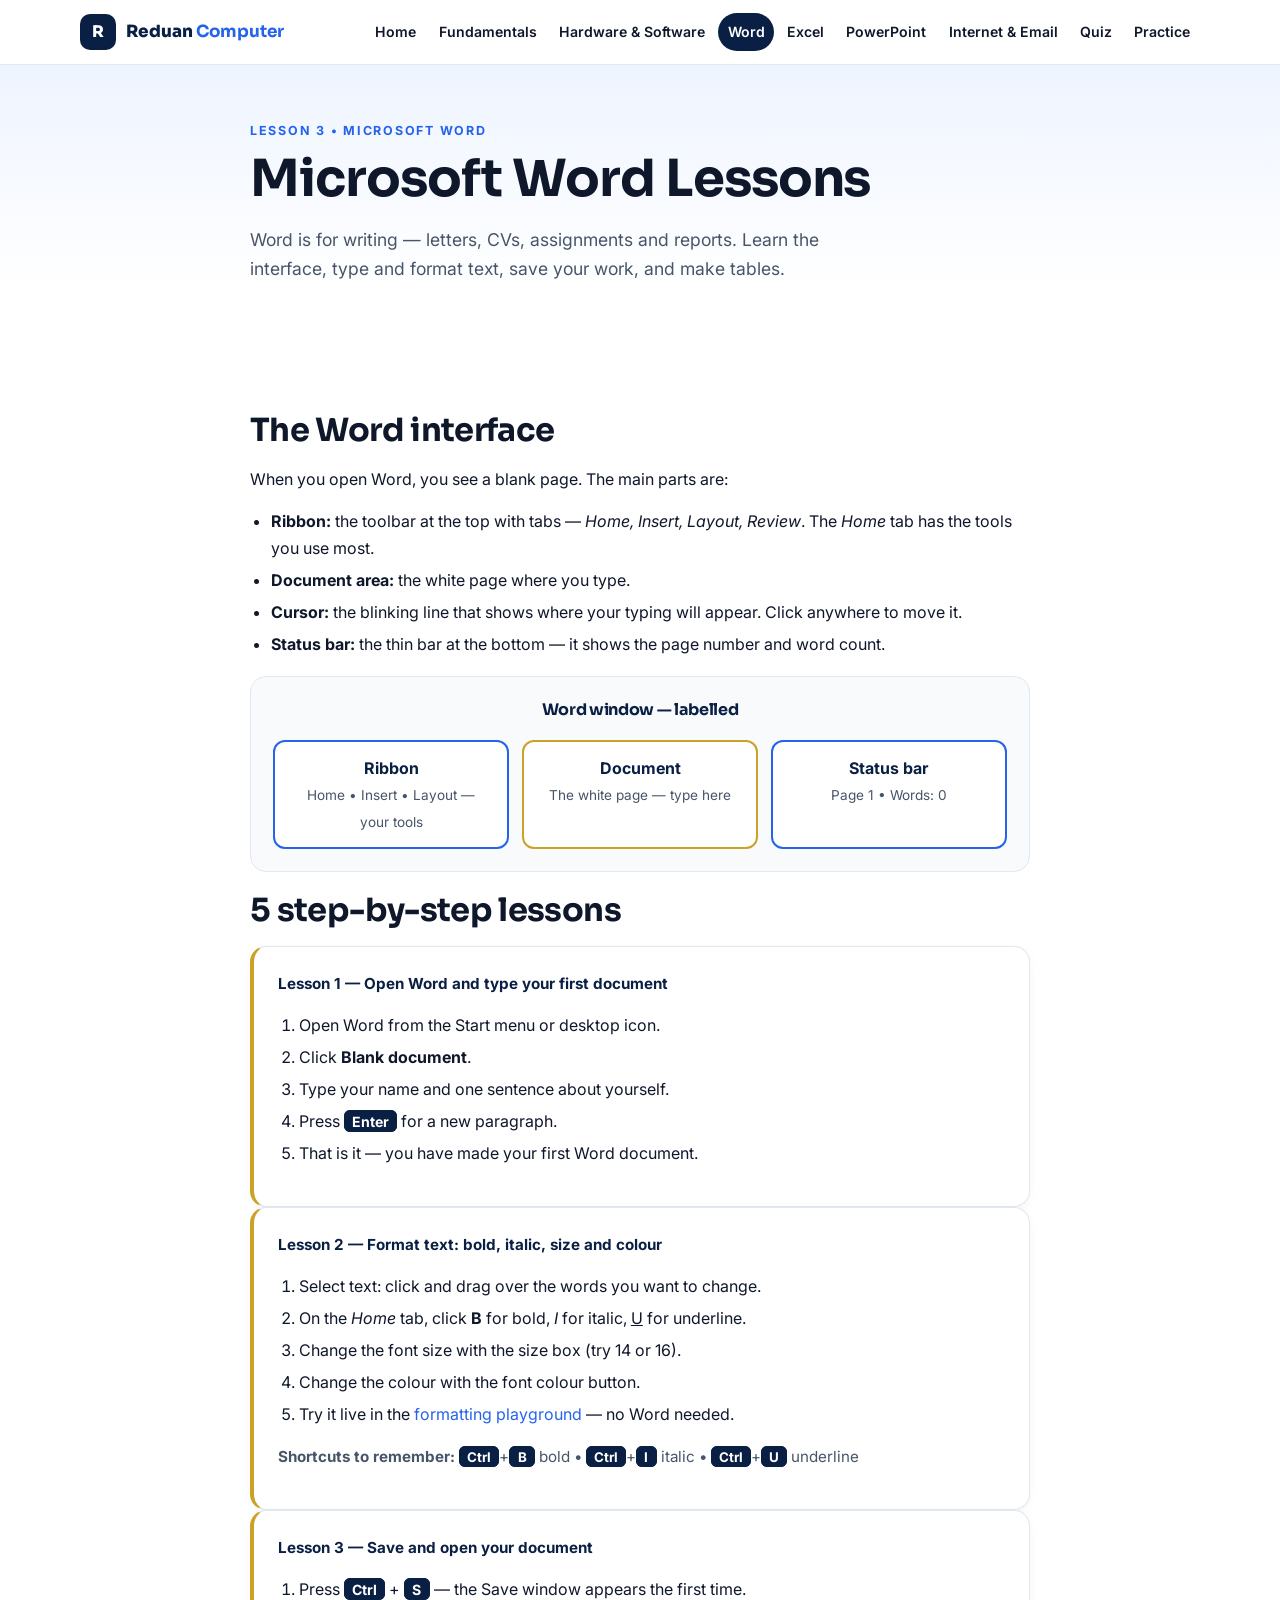
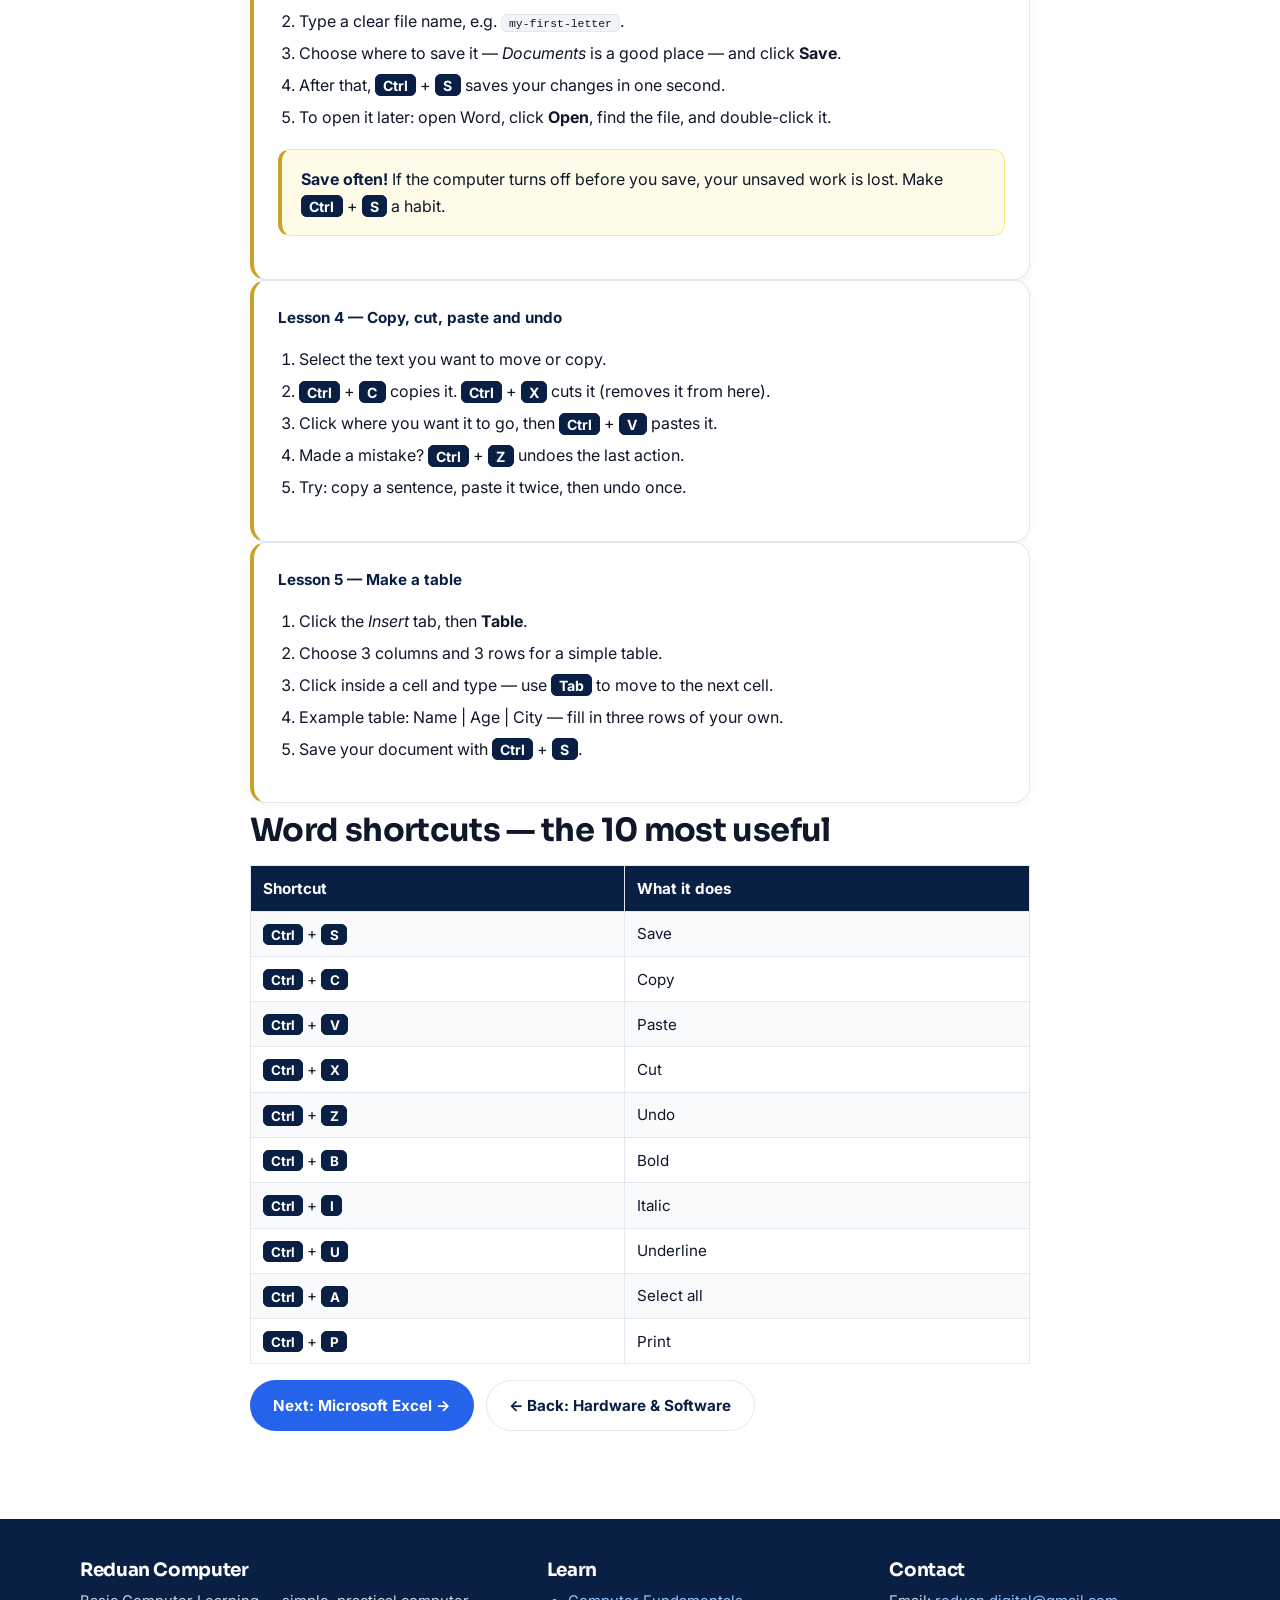
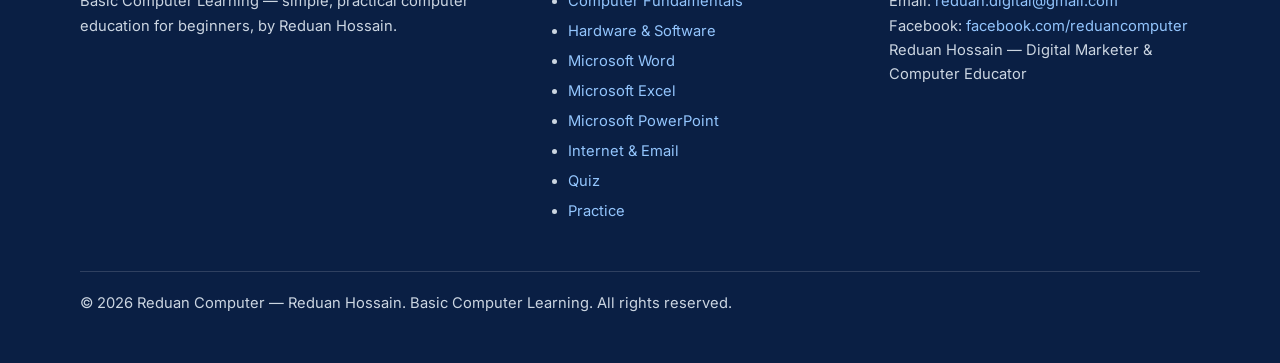
<file: word.html>
<!DOCTYPE html>
<html lang="en">
<head>
  <meta charset="UTF-8" />
  <meta name="viewport" content="width=device-width, initial-scale=1.0" />
  <title>Microsoft Word Lessons — Basic Computer Learning</title>
  <meta name="description" content="Learn Microsoft Word step by step: interface, typing and formatting, saving and opening, tables — 5 beginner lessons with shortcuts." />
  <link rel="preconnect" href="https://fonts.googleapis.com" />
  <link rel="preconnect" href="https://fonts.gstatic.com" crossorigin />
  <link href="https://fonts.googleapis.com/css2?family=Inter:wght@400;500;600;700;800&family=Sora:wght@600;700;800&display=swap" rel="stylesheet" />
  <link rel="stylesheet" href="style.css" />
</head>
<body>
  <header class="site-header">
    <div class="container header-inner">
      <a class="brand" href="index.html" aria-label="Reduan Computer — home"><span class="brand-mark">R</span><span class="brand-text">Reduan <strong>Computer</strong></span></a>
      <nav class="site-nav" id="siteNav" aria-label="Main navigation">
        <a href="index.html">Home</a>
        <a href="fundamentals.html">Fundamentals</a>
        <a href="hardware-software.html">Hardware &amp; Software</a>
        <a href="word.html">Word</a>
        <a href="excel.html">Excel</a>
        <a href="powerpoint.html">PowerPoint</a>
        <a href="internet-email.html">Internet &amp; Email</a>
        <a href="quiz.html">Quiz</a>
        <a href="practice.html">Practice</a>
      </nav>
      <button class="menu-btn" id="menuBtn" aria-label="Open menu" aria-expanded="false">☰</button>
    </div>
  </header>
  <main>
    <section class="hero">
      <div class="container narrow reveal">
        <p class="eyebrow">Lesson 3 • Microsoft Word</p>
        <h1>Microsoft Word Lessons</h1>
        <p class="lead">Word is for writing — letters, CVs, assignments and reports. Learn the interface, type and format text, save your work, and make tables.</p>
      </div>
    </section>
    <section class="section">
      <div class="container narrow reveal">
        <h2>The Word interface</h2>
        <p>When you open Word, you see a blank page. The main parts are:</p>
        <ul>
          <li><strong>Ribbon:</strong> the toolbar at the top with tabs — <em>Home, Insert, Layout, Review</em>. The <em>Home</em> tab has the tools you use most.</li>
          <li><strong>Document area:</strong> the white page where you type.</li>
          <li><strong>Cursor:</strong> the blinking line that shows where your typing will appear. Click anywhere to move it.</li>
          <li><strong>Status bar:</strong> the thin bar at the bottom — it shows the page number and word count.</li>
        </ul>
        <div class="diagram">
          <h4>Word window — labelled</h4>
          <div class="row">
            <div class="box"><b>Ribbon</b><span>Home • Insert • Layout — your tools</span></div>
            <div class="box gold"><b>Document</b><span>The white page — type here</span></div>
            <div class="box"><b>Status bar</b><span>Page 1 • Words: 0</span></div>
          </div>
        </div>

        <h2>5 step-by-step lessons</h2>
        <article class="card lesson reveal">
          <p class="step">Lesson 1 — Open Word and type your first document</p>
          <ol>
            <li>Open Word from the Start menu or desktop icon.</li>
            <li>Click <strong>Blank document</strong>.</li>
            <li>Type your name and one sentence about yourself.</li>
            <li>Press <kbd>Enter</kbd> for a new paragraph.</li>
            <li>That is it — you have made your first Word document.</li>
          </ol>
        </article>
        <article class="card lesson reveal">
          <p class="step">Lesson 2 — Format text: bold, italic, size and colour</p>
          <ol>
            <li>Select text: click and drag over the words you want to change.</li>
            <li>On the <em>Home</em> tab, click <strong>B</strong> for bold, <em>I</em> for italic, <u>U</u> for underline.</li>
            <li>Change the font size with the size box (try 14 or 16).</li>
            <li>Change the colour with the font colour button.</li>
            <li>Try it live in the <a href="practice.html">formatting playground</a> — no Word needed.</li>
          </ol>
          <p><strong>Shortcuts to remember:</strong> <kbd>Ctrl</kbd>+<kbd>B</kbd> bold • <kbd>Ctrl</kbd>+<kbd>I</kbd> italic • <kbd>Ctrl</kbd>+<kbd>U</kbd> underline</p>
        </article>
        <article class="card lesson reveal">
          <p class="step">Lesson 3 — Save and open your document</p>
          <ol>
            <li>Press <kbd>Ctrl</kbd> + <kbd>S</kbd> — the Save window appears the first time.</li>
            <li>Type a clear file name, e.g. <code>my-first-letter</code>.</li>
            <li>Choose where to save it — <em>Documents</em> is a good place — and click <strong>Save</strong>.</li>
            <li>After that, <kbd>Ctrl</kbd> + <kbd>S</kbd> saves your changes in one second.</li>
            <li>To open it later: open Word, click <strong>Open</strong>, find the file, and double-click it.</li>
          </ol>
          <div class="callout warn"><strong>Save often!</strong> If the computer turns off before you save, your unsaved work is lost. Make <kbd>Ctrl</kbd> + <kbd>S</kbd> a habit.</div>
        </article>
        <article class="card lesson reveal">
          <p class="step">Lesson 4 — Copy, cut, paste and undo</p>
          <ol>
            <li>Select the text you want to move or copy.</li>
            <li><kbd>Ctrl</kbd> + <kbd>C</kbd> copies it. <kbd>Ctrl</kbd> + <kbd>X</kbd> cuts it (removes it from here).</li>
            <li>Click where you want it to go, then <kbd>Ctrl</kbd> + <kbd>V</kbd> pastes it.</li>
            <li>Made a mistake? <kbd>Ctrl</kbd> + <kbd>Z</kbd> undoes the last action.</li>
            <li>Try: copy a sentence, paste it twice, then undo once.</li>
          </ol>
        </article>
        <article class="card lesson reveal">
          <p class="step">Lesson 5 — Make a table</p>
          <ol>
            <li>Click the <em>Insert</em> tab, then <strong>Table</strong>.</li>
            <li>Choose 3 columns and 3 rows for a simple table.</li>
            <li>Click inside a cell and type — use <kbd>Tab</kbd> to move to the next cell.</li>
            <li>Example table: Name | Age | City — fill in three rows of your own.</li>
            <li>Save your document with <kbd>Ctrl</kbd> + <kbd>S</kbd>.</li>
          </ol>
        </article>

        <h2>Word shortcuts — the 10 most useful</h2>
        <table>
          <tr><th>Shortcut</th><th>What it does</th></tr>
          <tr><td><kbd>Ctrl</kbd> + <kbd>S</kbd></td><td>Save</td></tr>
          <tr><td><kbd>Ctrl</kbd> + <kbd>C</kbd></td><td>Copy</td></tr>
          <tr><td><kbd>Ctrl</kbd> + <kbd>V</kbd></td><td>Paste</td></tr>
          <tr><td><kbd>Ctrl</kbd> + <kbd>X</kbd></td><td>Cut</td></tr>
          <tr><td><kbd>Ctrl</kbd> + <kbd>Z</kbd></td><td>Undo</td></tr>
          <tr><td><kbd>Ctrl</kbd> + <kbd>B</kbd></td><td>Bold</td></tr>
          <tr><td><kbd>Ctrl</kbd> + <kbd>I</kbd></td><td>Italic</td></tr>
          <tr><td><kbd>Ctrl</kbd> + <kbd>U</kbd></td><td>Underline</td></tr>
          <tr><td><kbd>Ctrl</kbd> + <kbd>A</kbd></td><td>Select all</td></tr>
          <tr><td><kbd>Ctrl</kbd> + <kbd>P</kbd></td><td>Print</td></tr>
        </table>
        <p><a class="btn" href="excel.html">Next: Microsoft Excel →</a> &nbsp; <a class="btn btn-secondary" href="hardware-software.html">← Back: Hardware &amp; Software</a></p>
      </div>
    </section>
  </main>
  <footer class="site-footer">
    <div class="container">
      <div class="footer-inner">
        <div><h3>Reduan Computer</h3><p>Basic Computer Learning — simple, practical computer education for beginners, by Reduan Hossain.</p></div>
        <div><h3>Learn</h3><ul><li><a href="fundamentals.html">Computer Fundamentals</a></li><li><a href="hardware-software.html">Hardware &amp; Software</a></li><li><a href="word.html">Microsoft Word</a></li><li><a href="excel.html">Microsoft Excel</a></li><li><a href="powerpoint.html">Microsoft PowerPoint</a></li><li><a href="internet-email.html">Internet &amp; Email</a></li><li><a href="quiz.html">Quiz</a></li><li><a href="practice.html">Practice</a></li></ul></div>
        <div><h3>Contact</h3><p>Email: <a href="mailto:reduan.digital@gmail.com">reduan.digital@gmail.com</a><br />Facebook: <a href="https://www.facebook.com/reduancomputer" target="_blank" rel="noopener">facebook.com/reduancomputer</a><br />Reduan Hossain — Digital Marketer &amp; Computer Educator</p></div>
      </div>
      <div class="footer-bottom"><p>© 2026 Reduan Computer — Reduan Hossain. Basic Computer Learning. All rights reserved.</p></div>
    </div>
  </footer>
  <script src="script.js"></script>
</body>
</html>
</file>
<file: style.css>
/* Basic Computer Learning — Reduan Computer
   Modern premium clean design. Navy + blue + gold. Mobile-first. */
:root {
  --navy: #0a1f44;
  --navy-2: #102a5c;
  --blue: #2563eb;
  --blue-dark: #1d4ed8;
  --blue-light: #dbeafe;
  --gold: #c9a227;
  --ink: #0f172a;
  --muted: #475569;
  --line: #e2e8f0;
  --bg: #ffffff;
  --bg-alt: #f8fafc;
  --green: #15803d;
  --red: #b91c1c;
  --radius: 16px;
  --shadow: 0 10px 30px rgba(10, 31, 68, 0.08);
}
* { box-sizing: border-box; }
html { scroll-behavior: smooth; }
body {
  margin: 0;
  font-family: Inter, system-ui, -apple-system, "Segoe UI", Roboto, "Noto Sans Bengali", sans-serif;
  color: var(--ink);
  background: var(--bg);
  line-height: 1.65;
  -webkit-font-smoothing: antialiased;
}
h1, h2, h3, h4 { font-family: Sora, Inter, system-ui, sans-serif; line-height: 1.2; letter-spacing: -0.02em; }
h1 { font-size: clamp(2rem, 6vw, 3.2rem); margin: 0.4rem 0 1rem; }
h2 { font-size: clamp(1.5rem, 4vw, 2rem); margin: 0.5rem 0 1rem; }
h3 { font-size: 1.15rem; margin: 0 0 0.5rem; }
p { margin: 0 0 1rem; }
a { color: var(--blue); text-decoration: none; }
a:hover { text-decoration: underline; }
ul, ol { margin: 0 0 1rem; padding-left: 1.3rem; }
li { margin-bottom: 0.35rem; }
code, kbd {
  background: #f1f5f9; border: 1px solid var(--line); border-radius: 6px;
  padding: 0.1rem 0.45rem; font-size: 0.88em;
}
kbd { font-family: inherit; font-weight: 700; background: var(--navy); color: #fff; border-color: var(--navy); }
table { border-collapse: collapse; width: 100%; margin: 0 0 1rem; font-size: 0.95rem; }
th, td { border: 1px solid var(--line); padding: 0.6rem 0.75rem; text-align: left; }
th { background: var(--navy); color: #fff; }
tr:nth-child(even) td { background: var(--bg-alt); }
.container { width: min(1120px, 92%); margin: 0 auto; }
.narrow { max-width: 780px; }
.section { padding: 3.5rem 0; }
.section-alt { background: var(--bg-alt); }
.eyebrow {
  text-transform: uppercase; letter-spacing: 0.14em;
  font-size: 0.78rem; font-weight: 700; color: var(--blue); margin-bottom: 0.25rem;
}
.lead { font-size: 1.1rem; color: var(--muted); max-width: 640px; }
.muted { color: var(--muted); font-size: 0.92rem; }

/* Header / nav */
.site-header {
  position: sticky; top: 0; z-index: 50;
  background: rgba(255, 255, 255, 0.95); backdrop-filter: blur(10px);
  border-bottom: 1px solid var(--line);
}
.header-inner { display: flex; align-items: center; justify-content: space-between; min-height: 64px; gap: 1rem; }
.brand { display: flex; align-items: center; gap: 0.6rem; color: var(--navy); font-weight: 800; font-family: Sora, sans-serif; font-size: 1.05rem; white-space: nowrap; }
.brand:hover { text-decoration: none; }
.brand-mark {
  width: 36px; height: 36px; border-radius: 10px; flex: none;
  background: var(--navy); color: #fff; display: grid; place-items: center; font-size: 1rem;
}
.brand-text strong { color: var(--blue); }
.site-nav { display: flex; gap: 0.2rem; align-items: center; flex-wrap: wrap; }
.site-nav a {
  color: var(--ink); font-weight: 600; font-size: 0.88rem;
  padding: 0.45rem 0.6rem; border-radius: 999px; white-space: nowrap;
}
.site-nav a:hover { color: var(--blue); text-decoration: none; background: var(--blue-light); }
.site-nav a.active { background: var(--navy); color: #fff; }
.menu-btn { display: none; border: 1px solid var(--line); background: #fff; border-radius: 10px; padding: 0.45rem 0.7rem; font-size: 1.1rem; cursor: pointer; }

/* Hero */
.hero { background: linear-gradient(180deg, #eef4ff 0%, #fff 80%); padding: 3.5rem 0 3rem; }
.hero-inner { display: grid; grid-template-columns: 1.2fr 0.8fr; gap: 2.5rem; align-items: start; }
.hero-actions { display: flex; gap: 0.8rem; flex-wrap: wrap; margin: 1.4rem 0 1.6rem; }
.btn {
  display: inline-block; padding: 0.75rem 1.4rem; border-radius: 999px;
  font-weight: 700; font-size: 0.95rem; border: 1px solid transparent; cursor: pointer;
  background: var(--blue); color: #fff;
}
.btn:hover { text-decoration: none; transform: translateY(-1px); background: var(--blue-dark); }
.btn-secondary { background: #fff; color: var(--navy); border-color: var(--line); }
.btn-secondary:hover { background: #f1f5f9; }
.btn-gold { background: var(--gold); color: var(--navy); }
.btn-block { display: block; text-align: center; width: 100%; }
.btn:disabled { opacity: 0.55; cursor: not-allowed; transform: none; }
.hero-card {
  background: var(--navy); color: #fff; border-radius: 20px; padding: 1.8rem; box-shadow: var(--shadow);
}
.hero-card h2 { color: #fff; font-size: 1.35rem; margin-top: 0; }
.hero-card p, .hero-card li { color: #cbd5e1; font-size: 0.95rem; }
.hero-card ol { padding-left: 1.2rem; }
.hero-card strong { color: #fff; }

/* Cards / grids */
.grid { display: grid; gap: 1.2rem; margin-top: 2rem; }
.grid-3 { grid-template-columns: repeat(3, 1fr); }
.grid-2 { grid-template-columns: repeat(2, 1fr); }
.card {
  background: #fff; border: 1px solid var(--line); border-radius: var(--radius);
  padding: 1.5rem; box-shadow: 0 2px 10px rgba(10, 31, 68, 0.04);
  transition: transform 0.2s ease, box-shadow 0.2s ease;
}
.card:hover { transform: translateY(-3px); box-shadow: var(--shadow); }
.card p { color: var(--muted); font-size: 0.95rem; }
.card .tag { font-size: 0.75rem; font-weight: 700; text-transform: uppercase; letter-spacing: 0.1em; color: var(--blue); }
.card h3 a { color: var(--ink); }
.card h3 a:hover { color: var(--blue); }
.lesson { border-left: 4px solid var(--gold); }
.lesson .step { font-weight: 700; color: var(--navy); }
.callout {
  background: var(--blue-light); border: 1px solid #bfdbfe; border-left: 4px solid var(--blue);
  border-radius: 12px; padding: 1rem 1.2rem; margin: 1.2rem 0;
}
.callout strong { color: var(--navy); }
.warn { background: #fefce8; border-color: #fde68a; border-left-color: var(--gold); }

/* Diagrams (pure CSS/HTML) */
.diagram {
  border: 1px solid var(--line); border-radius: var(--radius);
  padding: 1.4rem; margin: 1.2rem 0; background: var(--bg-alt);
}
.diagram h4 { margin-top: 0; text-align: center; color: var(--navy); }
.diagram .row { display: flex; gap: 0.8rem; flex-wrap: wrap; justify-content: center; align-items: stretch; }
.diagram .box {
  background: #fff; border: 2px solid var(--blue); border-radius: 12px;
  padding: 0.8rem 1rem; text-align: center; min-width: 120px; flex: 1;
}
.diagram .box b { display: block; color: var(--navy); }
.diagram .box span { font-size: 0.85rem; color: var(--muted); }
.diagram .box.gold { border-color: var(--gold); }
.diagram .arrow { align-self: center; font-weight: 800; color: var(--blue); font-size: 1.4rem; }
.keyboard-row { display: flex; gap: 0.3rem; justify-content: center; margin-bottom: 0.3rem; flex-wrap: wrap; }
.key {
  min-width: 34px; height: 38px; padding: 0 0.4rem; display: inline-grid; place-items: center;
  background: #fff; border: 1px solid #cbd5e1; border-bottom: 3px solid #94a3b8;
  border-radius: 7px; font-weight: 700; font-size: 0.9rem; color: var(--navy);
}

/* Forms / interactive */
label { font-weight: 600; display: block; margin-bottom: 0.3rem; }
input[type="number"], input[type="text"], select, textarea {
  width: 100%; padding: 0.65rem 0.8rem; border: 1px solid var(--line);
  border-radius: 10px; font: inherit; font-size: 0.95rem;
}
input:focus, select:focus, textarea:focus { outline: 2px solid var(--blue); outline-offset: 1px; border-color: var(--blue); }
input[type="number"] { text-align: right; }
.toolbar { display: flex; gap: 0.5rem; flex-wrap: wrap; margin-bottom: 0.8rem; }
.tool-btn {
  padding: 0.5rem 0.9rem; border: 1px solid var(--line); border-radius: 999px;
  background: #fff; font-weight: 700; cursor: pointer; font-size: 0.9rem;
}
.tool-btn:hover, .tool-btn.on { background: var(--navy); color: #fff; border-color: var(--navy); }
.editable {
  border: 1px solid var(--line); border-radius: 12px; padding: 1rem 1.2rem;
  min-height: 140px; background: #fff; font-size: 1.05rem;
}
.editable:focus { outline: 2px solid var(--blue); }
.quiz-box { background: #fff; border: 1px solid var(--line); border-radius: var(--radius); padding: 1.6rem; box-shadow: var(--shadow); }
.quiz-progress { height: 10px; background: #e2e8f0; border-radius: 999px; overflow: hidden; margin: 0.8rem 0 1.4rem; }
.quiz-progress div { height: 100%; background: var(--blue); width: 0; transition: width 0.3s ease; }
.option {
  display: block; width: 100%; text-align: left; padding: 0.85rem 1rem; margin-bottom: 0.6rem;
  border: 1px solid var(--line); border-radius: 12px; background: #fff;
  font: inherit; font-size: 0.98rem; cursor: pointer;
}
.option:hover:not(:disabled) { border-color: var(--blue); background: var(--blue-light); }
.option:disabled { cursor: default; opacity: 0.75; }
.option.correct { background: #dcfce7; border-color: var(--green); color: var(--green); font-weight: 700; }
.option.wrong { background: #fee2e2; border-color: var(--red); color: var(--red); }
.feedback { border-radius: 12px; padding: 1rem 1.2rem; margin-top: 1rem; display: none; }
.feedback.show { display: block; }
.feedback.good { background: #dcfce7; color: #14532d; }
.feedback.bad { background: #fee2e2; color: #7f1d1d; }
.score-big { font-size: 3rem; font-weight: 800; color: var(--navy); font-family: Sora, sans-serif; line-height: 1; }
.game-area {
  position: relative; height: 300px; border: 2px dashed var(--line); border-radius: var(--radius);
  background: var(--bg-alt); overflow: hidden; margin: 1rem 0;
}
.target {
  position: absolute; width: 52px; height: 52px; border-radius: 50%;
  background: var(--blue); color: #fff; border: none; font-weight: 800;
  cursor: pointer; box-shadow: 0 4px 14px rgba(37, 99, 235, 0.4);
}
.target:hover { background: var(--blue-dark); }
.big-key {
  font-size: 3.5rem; font-weight: 800; font-family: Sora, sans-serif; color: var(--navy);
  border: 3px solid var(--navy); border-bottom-width: 8px; border-radius: 16px;
  display: inline-block; padding: 0.5rem 1.6rem; background: #fff; min-width: 110px; text-align: center;
}
.stat { display: inline-block; background: var(--bg-alt); border: 1px solid var(--line); border-radius: 999px; padding: 0.4rem 1rem; font-weight: 700; margin: 0 0.4rem 0.4rem 0; }
.stat b { color: var(--blue); }

/* Footer */
.site-footer { background: var(--navy); color: #cbd5e1; padding: 2.5rem 0 2rem; margin-top: 1rem; }
.site-footer a { color: #93c5fd; }
.footer-inner { display: grid; grid-template-columns: 1.4fr 1fr 1fr; gap: 2rem; }
.site-footer h3 { color: #fff; margin-top: 0; }
.site-footer p, .site-footer li { font-size: 0.92rem; }
.footer-bottom { border-top: 1px solid rgba(255, 255, 255, 0.15); margin-top: 2rem; padding-top: 1.2rem; font-size: 0.85rem; }

/* Reveal */
.reveal { opacity: 0; transform: translateY(14px); transition: opacity 0.6s ease, transform 0.6s ease; }
.reveal.visible { opacity: 1; transform: none; }
@media (prefers-reduced-motion: reduce) {
  html { scroll-behavior: auto; }
  .reveal { opacity: 1; transform: none; transition: none; }
}

/* Responsive */
@media (max-width: 900px) {
  .hero-inner { grid-template-columns: 1fr; gap: 1.8rem; }
  .grid-3 { grid-template-columns: 1fr 1fr; }
  .footer-inner { grid-template-columns: 1fr 1fr; }
}
@media (max-width: 640px) {
  .menu-btn { display: block; }
  .site-nav {
    display: none; position: absolute; top: 64px; left: 0; right: 0;
    background: #fff; flex-direction: column; align-items: stretch;
    padding: 1rem 4%; border-bottom: 1px solid var(--line); gap: 0.2rem;
    max-height: 70vh; overflow-y: auto;
  }
  .site-nav.open { display: flex; }
  .site-nav a { padding: 0.7rem 0.4rem; border-bottom: 1px solid #f1f5f9; border-radius: 0; }
  .grid-3, .grid-2 { grid-template-columns: 1fr; }
  .footer-inner { grid-template-columns: 1fr; }
  .section { padding: 2.6rem 0; }
  .hero { padding: 2.4rem 0 2.2rem; }
  .big-key { font-size: 2.6rem; }
}
</file>
